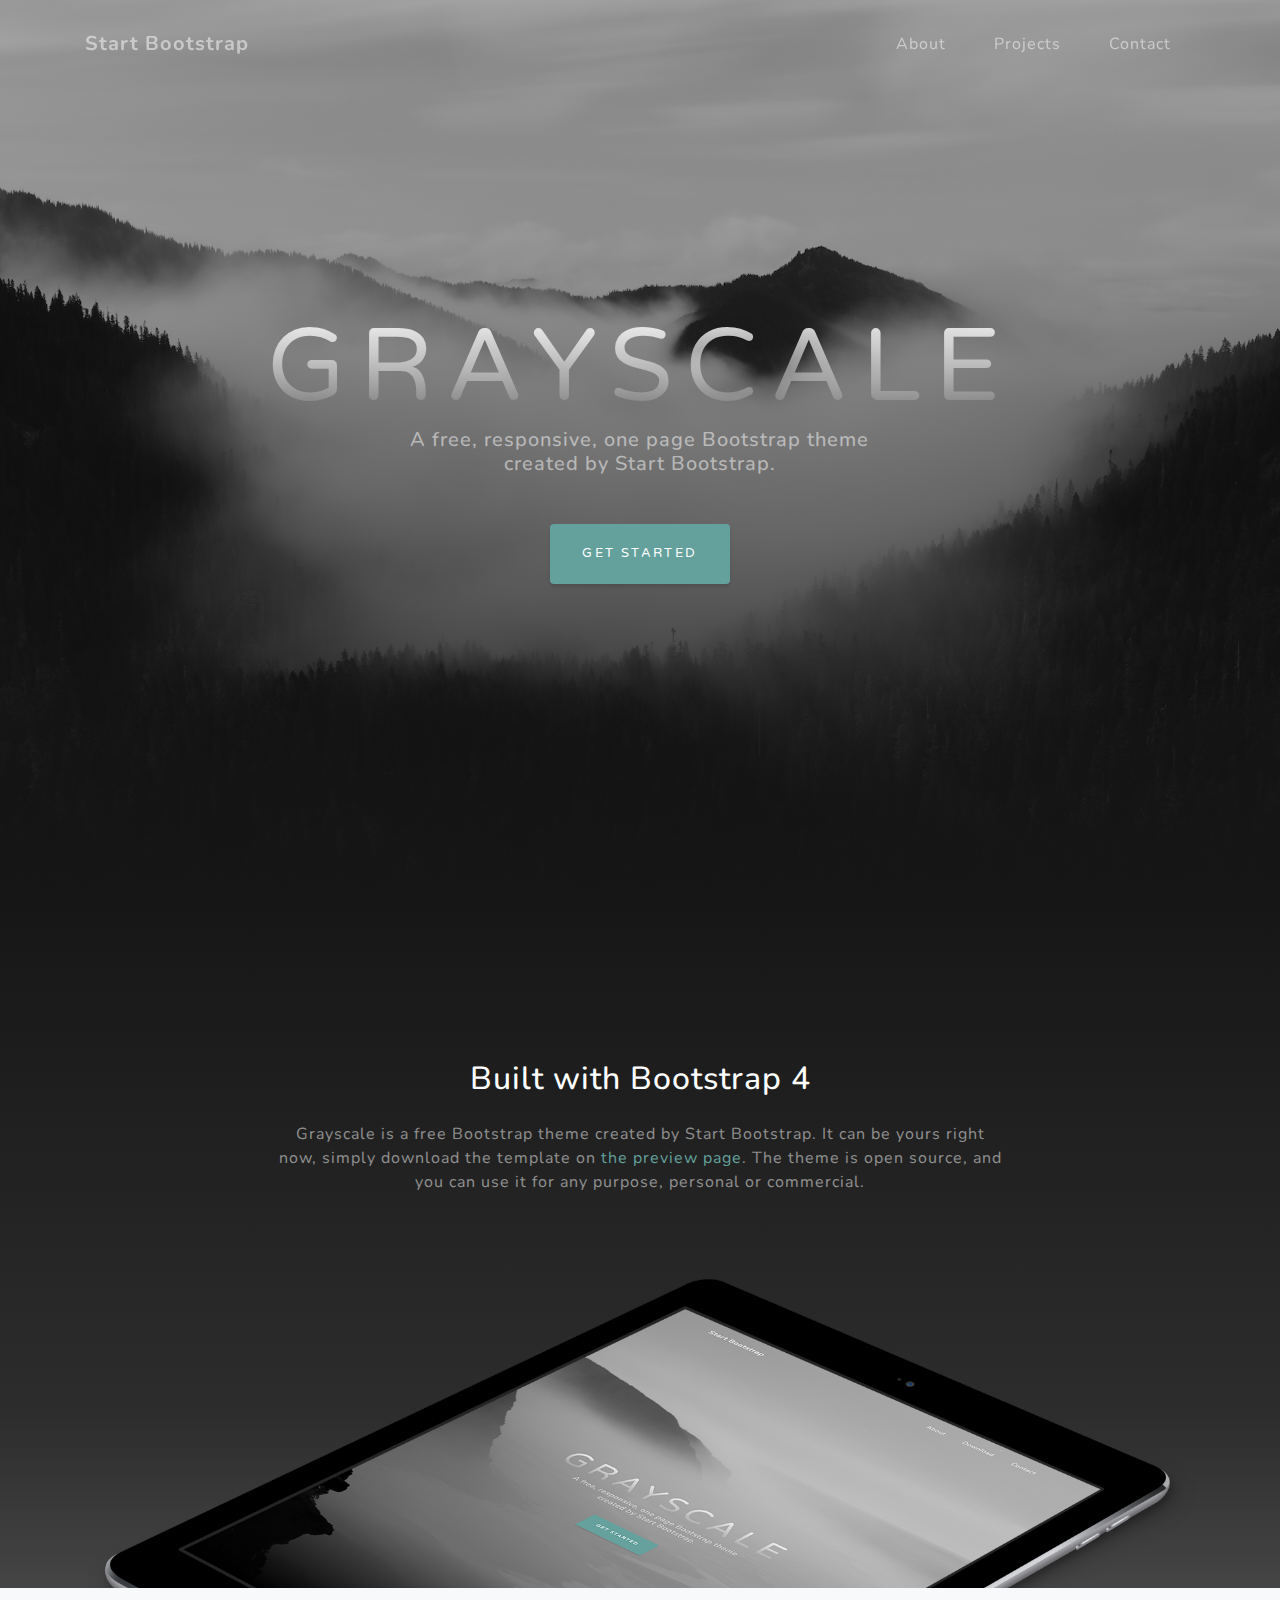
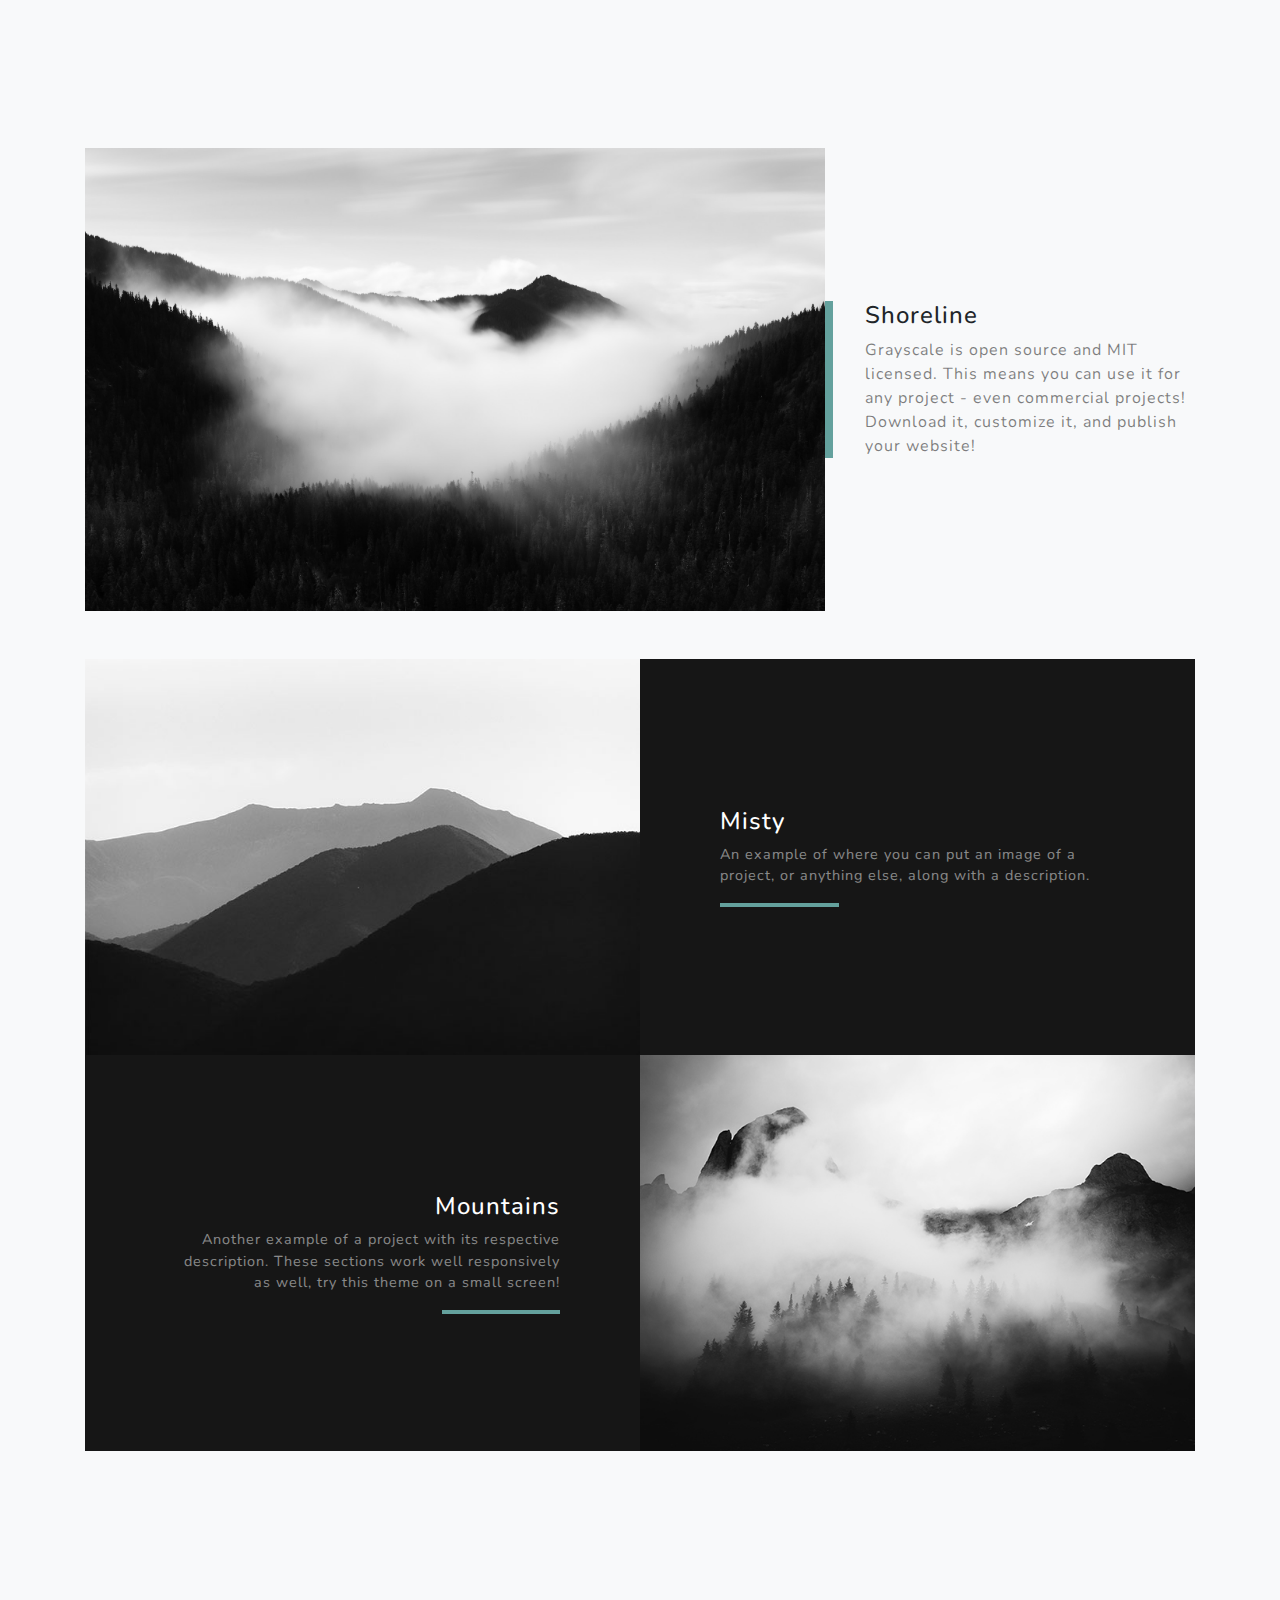
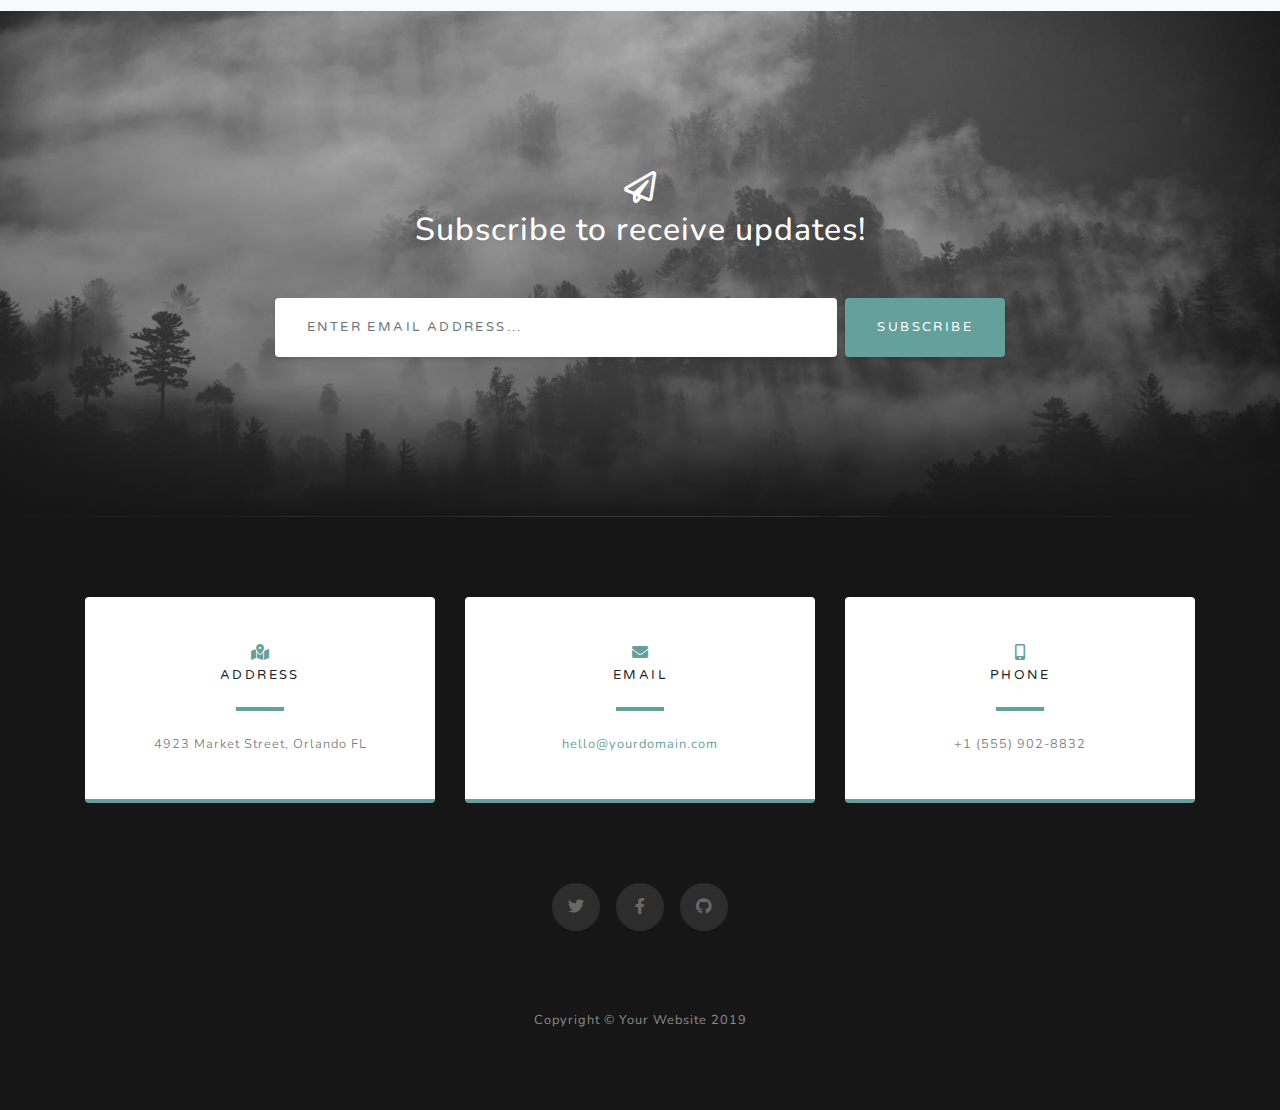
<file: bootstrap/startbootstrap-grayscale-gh-pages/index.html>
<!DOCTYPE html>
<html lang="en">

<head>

  <meta charset="utf-8">
  <meta name="viewport" content="width=device-width, initial-scale=1, shrink-to-fit=no">
  <meta name="description" content="">
  <meta name="author" content="">

  <title>Grayscale - Start Bootstrap Theme</title>

  <!-- Bootstrap core CSS -->
  <link href="vendor/bootstrap/css/bootstrap.min.css" rel="stylesheet">

  <!-- Custom fonts for this template -->
  <link href="vendor/fontawesome-free/css/all.min.css" rel="stylesheet">
  <link href="https://fonts.googleapis.com/css?family=Varela+Round" rel="stylesheet">
  <link href="https://fonts.googleapis.com/css?family=Nunito:200,200i,300,300i,400,400i,600,600i,700,700i,800,800i,900,900i" rel="stylesheet">

  <!-- Custom styles for this template -->
  <link href="css/grayscale.min.css" rel="stylesheet">

</head>

<body id="page-top">

  <!-- Navigation -->
  <nav class="navbar navbar-expand-lg navbar-light fixed-top" id="mainNav">
    <div class="container">
      <a class="navbar-brand js-scroll-trigger" href="#page-top">Start Bootstrap</a>
      <button class="navbar-toggler navbar-toggler-right" type="button" data-toggle="collapse" data-target="#navbarResponsive" aria-controls="navbarResponsive" aria-expanded="false" aria-label="Toggle navigation">
        Menu
        <i class="fas fa-bars"></i>
      </button>
      <div class="collapse navbar-collapse" id="navbarResponsive">
        <ul class="navbar-nav ml-auto">
          <li class="nav-item">
            <a class="nav-link js-scroll-trigger" href="#about">About</a>
          </li>
          <li class="nav-item">
            <a class="nav-link js-scroll-trigger" href="#projects">Projects</a>
          </li>
          <li class="nav-item">
            <a class="nav-link js-scroll-trigger" href="#signup">Contact</a>
          </li>
        </ul>
      </div>
    </div>
  </nav>

  <!-- Header -->
  <header class="masthead">
    <div class="container d-flex h-100 align-items-center">
      <div class="mx-auto text-center">
        <h1 class="mx-auto my-0 text-uppercase">Grayscale</h1>
        <h2 class="text-white-50 mx-auto mt-2 mb-5">A free, responsive, one page Bootstrap theme created by Start Bootstrap.</h2>
        <a href="#about" class="btn btn-primary js-scroll-trigger">Get Started</a>
      </div>
    </div>
  </header>

  <!-- About Section -->
  <section id="about" class="about-section text-center">
    <div class="container">
      <div class="row">
        <div class="col-lg-8 mx-auto">
          <h2 class="text-white mb-4">Built with Bootstrap 4</h2>
          <p class="text-white-50">Grayscale is a free Bootstrap theme created by Start Bootstrap. It can be yours right now, simply download the template on
            <a href="http://startbootstrap.com/template-overviews/grayscale/">the preview page</a>. The theme is open source, and you can use it for any purpose, personal or commercial.</p>
        </div>
      </div>
      <img src="img/ipad.png" class="img-fluid" alt="">
    </div>
  </section>

  <!-- Projects Section -->
  <section id="projects" class="projects-section bg-light">
    <div class="container">

      <!-- Featured Project Row -->
      <div class="row align-items-center no-gutters mb-4 mb-lg-5">
        <div class="col-xl-8 col-lg-7">
          <img class="img-fluid mb-3 mb-lg-0" src="img/bg-masthead.jpg" alt="">
        </div>
        <div class="col-xl-4 col-lg-5">
          <div class="featured-text text-center text-lg-left">
            <h4>Shoreline</h4>
            <p class="text-black-50 mb-0">Grayscale is open source and MIT licensed. This means you can use it for any project - even commercial projects! Download it, customize it, and publish your website!</p>
          </div>
        </div>
      </div>

      <!-- Project One Row -->
      <div class="row justify-content-center no-gutters mb-5 mb-lg-0">
        <div class="col-lg-6">
          <img class="img-fluid" src="img/demo-image-01.jpg" alt="">
        </div>
        <div class="col-lg-6">
          <div class="bg-black text-center h-100 project">
            <div class="d-flex h-100">
              <div class="project-text w-100 my-auto text-center text-lg-left">
                <h4 class="text-white">Misty</h4>
                <p class="mb-0 text-white-50">An example of where you can put an image of a project, or anything else, along with a description.</p>
                <hr class="d-none d-lg-block mb-0 ml-0">
              </div>
            </div>
          </div>
        </div>
      </div>

      <!-- Project Two Row -->
      <div class="row justify-content-center no-gutters">
        <div class="col-lg-6">
          <img class="img-fluid" src="img/demo-image-02.jpg" alt="">
        </div>
        <div class="col-lg-6 order-lg-first">
          <div class="bg-black text-center h-100 project">
            <div class="d-flex h-100">
              <div class="project-text w-100 my-auto text-center text-lg-right">
                <h4 class="text-white">Mountains</h4>
                <p class="mb-0 text-white-50">Another example of a project with its respective description. These sections work well responsively as well, try this theme on a small screen!</p>
                <hr class="d-none d-lg-block mb-0 mr-0">
              </div>
            </div>
          </div>
        </div>
      </div>

    </div>
  </section>

  <!-- Signup Section -->
  <section id="signup" class="signup-section">
    <div class="container">
      <div class="row">
        <div class="col-md-10 col-lg-8 mx-auto text-center">

          <i class="far fa-paper-plane fa-2x mb-2 text-white"></i>
          <h2 class="text-white mb-5">Subscribe to receive updates!</h2>

          <form class="form-inline d-flex">
            <input type="email" class="form-control flex-fill mr-0 mr-sm-2 mb-3 mb-sm-0" id="inputEmail" placeholder="Enter email address...">
            <button type="submit" class="btn btn-primary mx-auto">Subscribe</button>
          </form>

        </div>
      </div>
    </div>
  </section>

  <!-- Contact Section -->
  <section class="contact-section bg-black">
    <div class="container">

      <div class="row">

        <div class="col-md-4 mb-3 mb-md-0">
          <div class="card py-4 h-100">
            <div class="card-body text-center">
              <i class="fas fa-map-marked-alt text-primary mb-2"></i>
              <h4 class="text-uppercase m-0">Address</h4>
              <hr class="my-4">
              <div class="small text-black-50">4923 Market Street, Orlando FL</div>
            </div>
          </div>
        </div>

        <div class="col-md-4 mb-3 mb-md-0">
          <div class="card py-4 h-100">
            <div class="card-body text-center">
              <i class="fas fa-envelope text-primary mb-2"></i>
              <h4 class="text-uppercase m-0">Email</h4>
              <hr class="my-4">
              <div class="small text-black-50">
                <a href="#">hello@yourdomain.com</a>
              </div>
            </div>
          </div>
        </div>

        <div class="col-md-4 mb-3 mb-md-0">
          <div class="card py-4 h-100">
            <div class="card-body text-center">
              <i class="fas fa-mobile-alt text-primary mb-2"></i>
              <h4 class="text-uppercase m-0">Phone</h4>
              <hr class="my-4">
              <div class="small text-black-50">+1 (555) 902-8832</div>
            </div>
          </div>
        </div>
      </div>

      <div class="social d-flex justify-content-center">
        <a href="#" class="mx-2">
          <i class="fab fa-twitter"></i>
        </a>
        <a href="#" class="mx-2">
          <i class="fab fa-facebook-f"></i>
        </a>
        <a href="#" class="mx-2">
          <i class="fab fa-github"></i>
        </a>
      </div>

    </div>
  </section>

  <!-- Footer -->
  <footer class="bg-black small text-center text-white-50">
    <div class="container">
      Copyright &copy; Your Website 2019
    </div>
  </footer>

  <!-- Bootstrap core JavaScript -->
  <script src="vendor/jquery/jquery.min.js"></script>
  <script src="vendor/bootstrap/js/bootstrap.bundle.min.js"></script>

  <!-- Plugin JavaScript -->
  <script src="vendor/jquery-easing/jquery.easing.min.js"></script>

  <!-- Custom scripts for this template -->
  <script src="js/grayscale.min.js"></script>

</body>

</html>
</file>
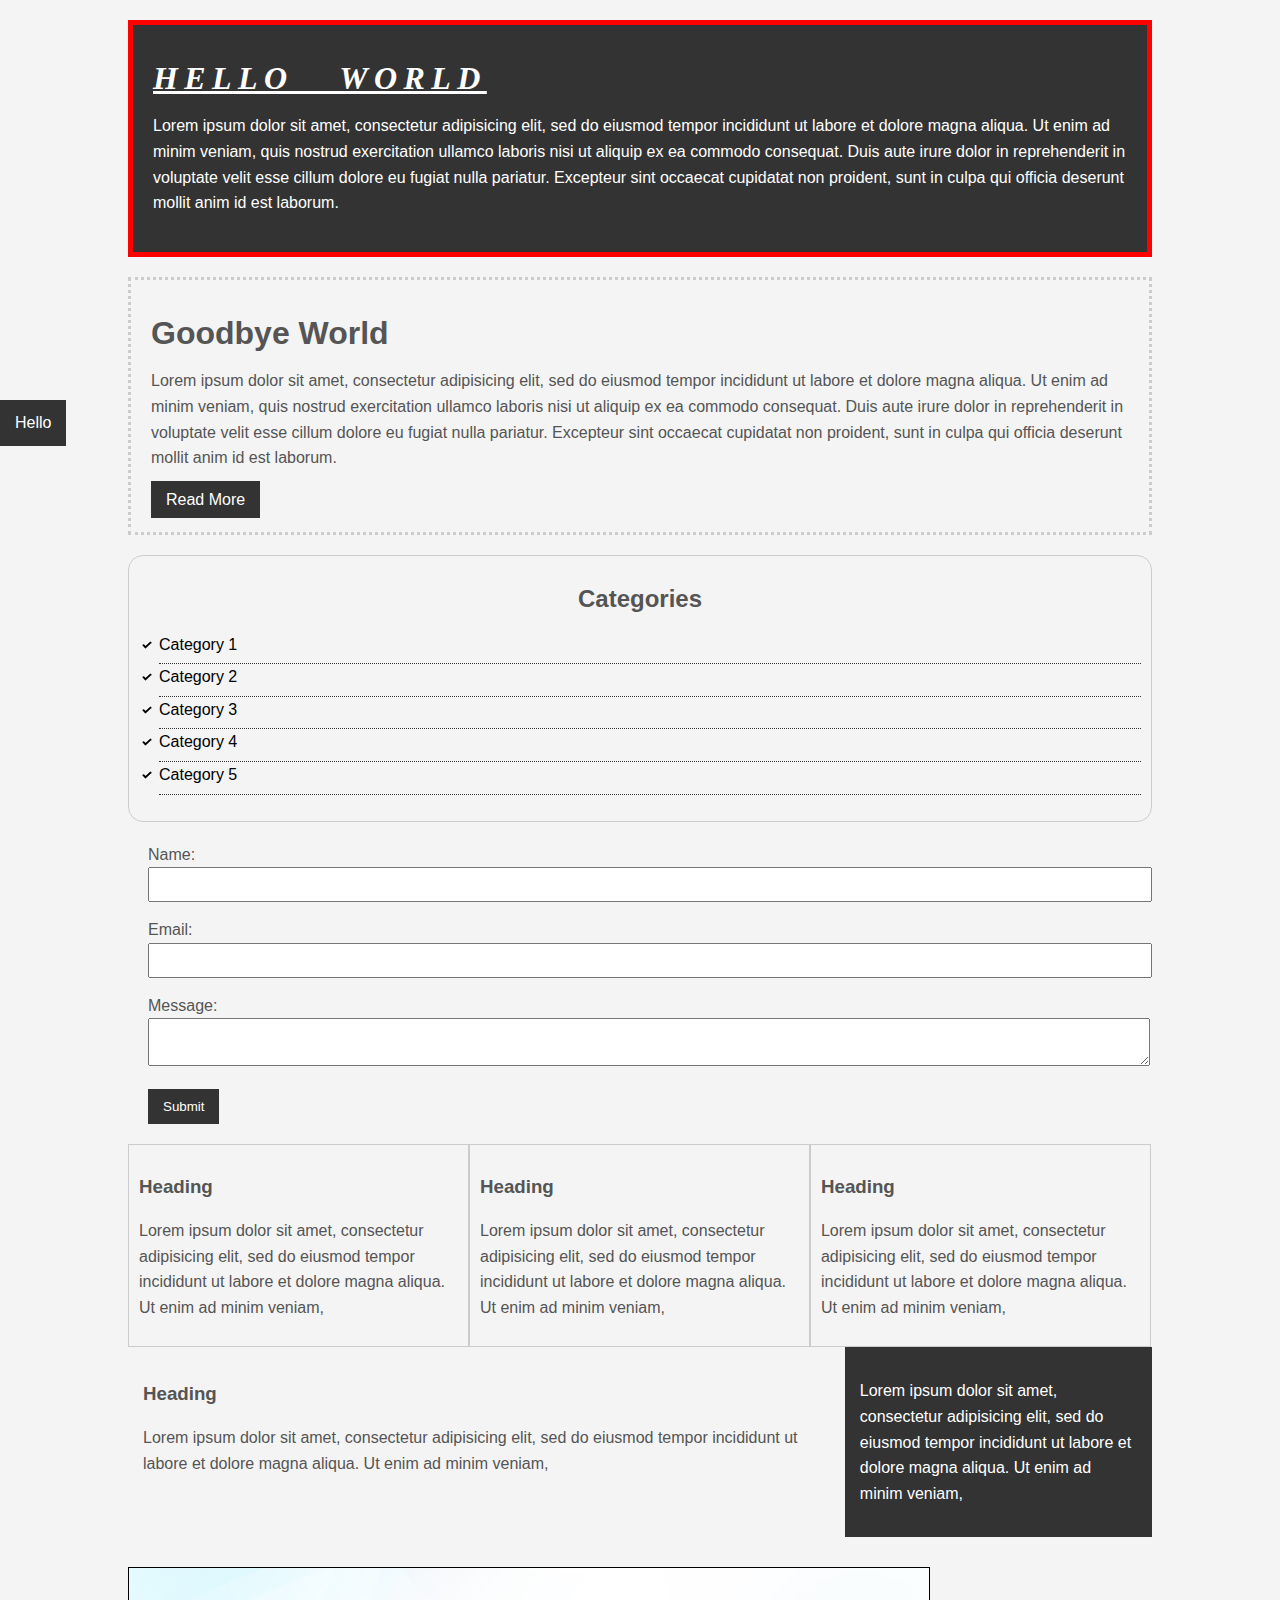
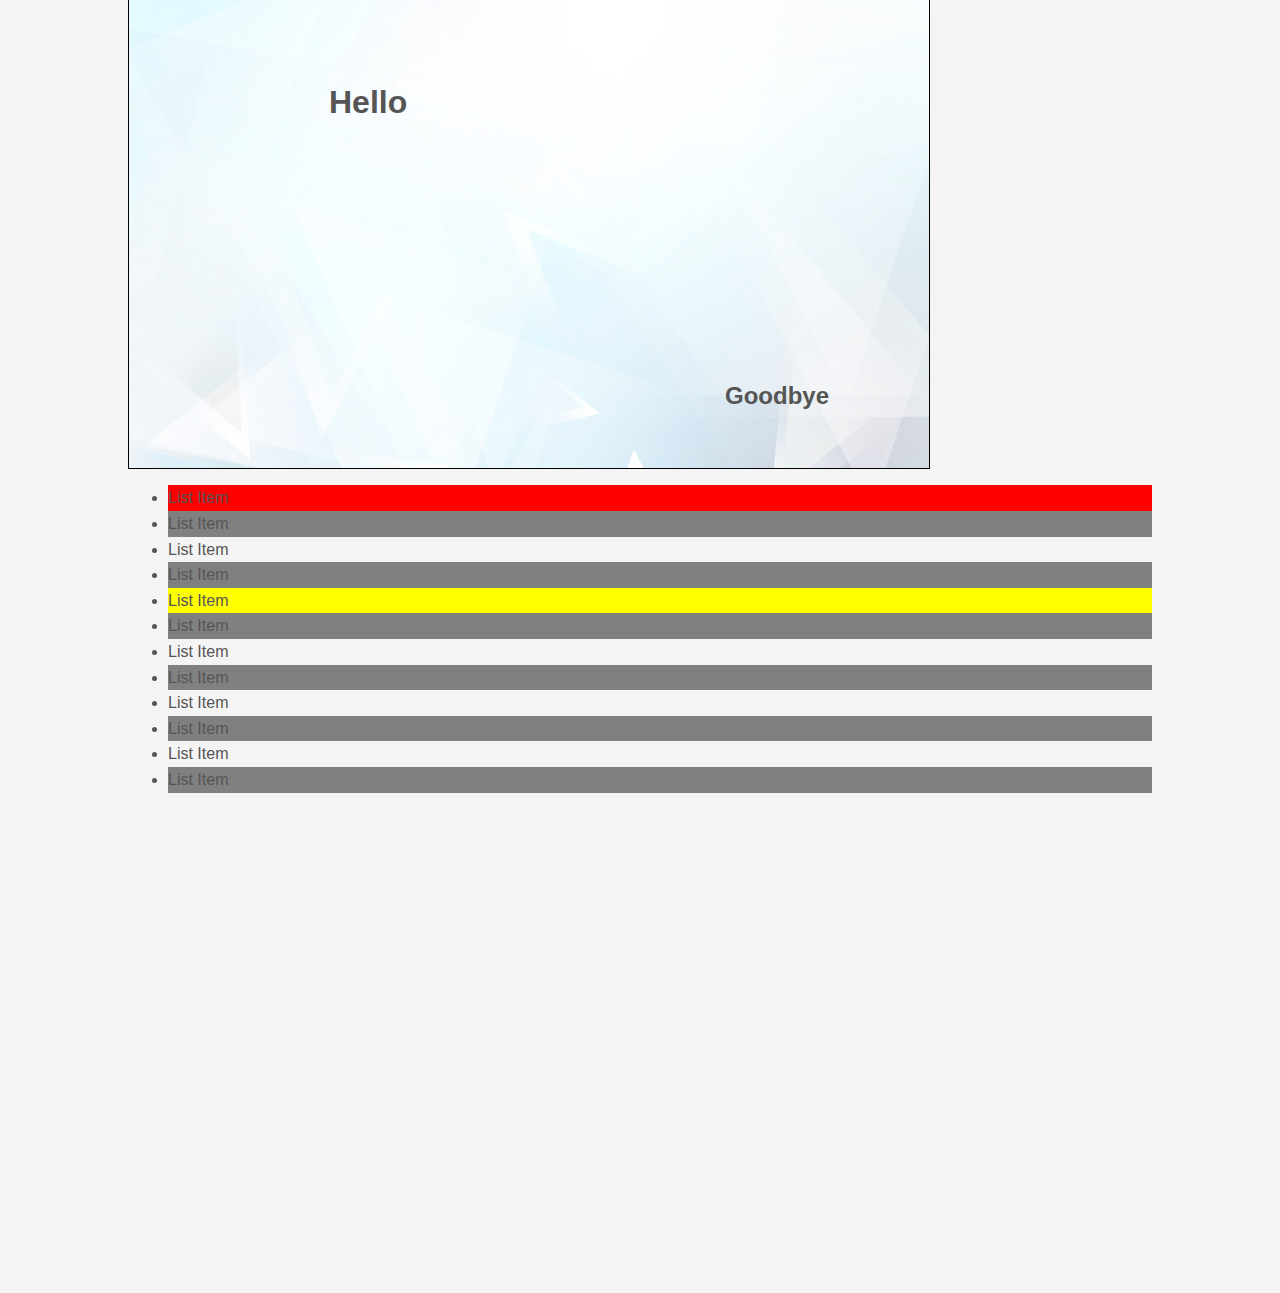
<file: css/css-cheatsheet/index.html>
<!DOCTYPE html>
<html>
<head>
	<title>CSS Cheat Sheet</title>
	<link rel="stylesheet" type="text/css" href="css/style.css">
</head>
<body>
	<div class="container">
		<div class="box-1">
			<h1>Hello World</h1>
			<p>Lorem ipsum dolor sit amet, consectetur adipisicing elit, sed do eiusmod
			tempor incididunt ut labore et dolore magna aliqua. Ut enim ad minim veniam,
			quis nostrud exercitation ullamco laboris nisi ut aliquip ex ea commodo
			consequat. Duis aute irure dolor in reprehenderit in voluptate velit esse
			cillum dolore eu fugiat nulla pariatur. Excepteur sint occaecat cupidatat non
			proident, sunt in culpa qui officia deserunt mollit anim id est laborum.</p>
		</div>

		<div class="box-2">
			<h1>Goodbye World</h1>
			<p>Lorem ipsum dolor sit amet, consectetur adipisicing elit, sed do eiusmod
			tempor incididunt ut labore et dolore magna aliqua. Ut enim ad minim veniam,
			quis nostrud exercitation ullamco laboris nisi ut aliquip ex ea commodo
			consequat. Duis aute irure dolor in reprehenderit in voluptate velit esse
			cillum dolore eu fugiat nulla pariatur. Excepteur sint occaecat cupidatat non
			proident, sunt in culpa qui officia deserunt mollit anim id est laborum.</p>
			<a class="button" href="">Read More</a>
		</div>

		<div class="categories">
			<h2>Categories</h2>
			<ul>
				<li><a href="#">Category 1</a></li>
				<li><a href="#">Category 2</a></li>
				<li><a href="#">Category 3</a></li>
				<li><a href="#">Category 4</a></li>
				<li><a href="test.html">Category 5</a></li>
			</ul>
		</div>

		<form class="my-form">
			<div class="form-group">
				<label>Name: </label>
				<input type="text" name="name">
			</div>
			<div class="form-group">
				<label>Email: </label>
				<input type="text" name="email">
			</div>
			<div class="form-group">
				<label>Message: </label>
				<textarea name="message"></textarea>
			</div>
			<input class="button" type="submit" value="Submit" name="">
		</form>

		<div class="block">
			<h3>Heading</h3>
			<p>Lorem ipsum dolor sit amet, consectetur adipisicing elit, sed do eiusmod
			tempor incididunt ut labore et dolore magna aliqua. Ut enim ad minim veniam,
			</p>
		</div>
		<div class="block">
			<h3>Heading</h3>
			<p>Lorem ipsum dolor sit amet, consectetur adipisicing elit, sed do eiusmod
			tempor incididunt ut labore et dolore magna aliqua. Ut enim ad minim veniam,
			</p>
		</div>
		<div class="block">
			<h3>Heading</h3>
			<p>Lorem ipsum dolor sit amet, consectetur adipisicing elit, sed do eiusmod
			tempor incididunt ut labore et dolore magna aliqua. Ut enim ad minim veniam,
			</p>
		</div>

		<div class="clr"></div>

		<div id="main-block">
			<h3>Heading</h3>
			<p>Lorem ipsum dolor sit amet, consectetur adipisicing elit, sed do eiusmod
			tempor incididunt ut labore et dolore magna aliqua. Ut enim ad minim veniam,
			</p>
		</div>

		<div id="sidebar">
			<p>Lorem ipsum dolor sit amet, consectetur adipisicing elit, sed do eiusmod
			tempor incididunt ut labore et dolore magna aliqua. Ut enim ad minim veniam,
			</p>
		</div>

		<div class="clr"></div>

		<div class="p-box">
			<h1>Hello</h1>
			<h2>Goodbye</h2>
		</div>

		<ul class="my-list">
			<li>List Item</li>
			<li>List Item</li>
			<li>List Item</li>
			<li>List Item</li>
			<li>List Item</li>
			<li>List Item</li>
			<li>List Item</li>
			<li>List Item</li>
			<li>List Item</li>
			<li>List Item</li>
			<li>List Item</li>
			<li>List Item</li>
		</ul>
	</div><!-- ./container -->

	<a class="fix-me button" href="">Hello</a>

	<div style="margin-top:500px;"></div>
</body>
</html>
</file>
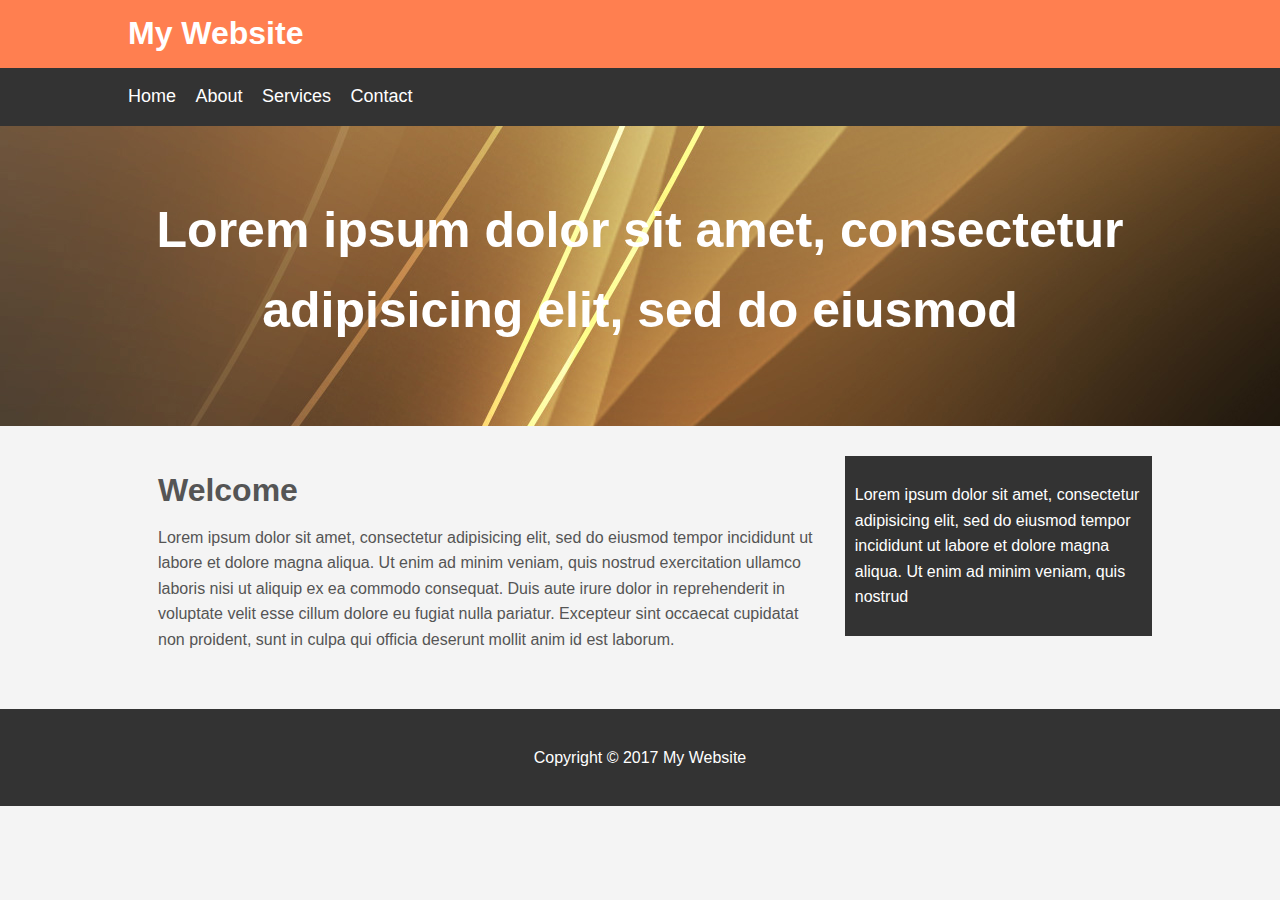
<file: css/my-website/index.html>
<!DOCTYPE html>
<html>
<head>
	<title>My Website</title>
	<link rel="stylesheet" type="text/css" href="css/style.css">
</head>
<body>
	<header id="main-header">
		<div class="container">
			<h1>My Website</h1>
		</div>
	</header>

	<nav id="navbar">
		<div class="container">
			<ul>
				<li><a href="#">Home</a></li>
				<li><a href="#">About</a></li>
				<li><a href="#">Services</a></li>
				<li><a href="#">Contact</a></li>
			</ul>
		</div>
	</nav>

	<section id="showcase">
		<div class="container">
			<h1>Lorem ipsum dolor sit amet, consectetur adipisicing elit, sed do eiusmod
			</h1>
		</div>
	</section>

	<div class="container">
		<section id="main">
			<h1>Welcome</h1>
			<p>Lorem ipsum dolor sit amet, consectetur adipisicing elit, sed do eiusmod
			tempor incididunt ut labore et dolore magna aliqua. Ut enim ad minim veniam,
			quis nostrud exercitation ullamco laboris nisi ut aliquip ex ea commodo
			consequat. Duis aute irure dolor in reprehenderit in voluptate velit esse
			cillum dolore eu fugiat nulla pariatur. Excepteur sint occaecat cupidatat non
			proident, sunt in culpa qui officia deserunt mollit anim id est laborum.</p>
		</section>
		<aside id="sidebar">
			<p>Lorem ipsum dolor sit amet, consectetur adipisicing elit, sed do eiusmod
			tempor incididunt ut labore et dolore magna aliqua. Ut enim ad minim veniam,
			quis nostrud </p>
		</aside>
	</div>

	<footer id="main-footer">
		<p>Copyright &copy; 2017 My Website</p>
	</footer>
</body>
</html>
</file>
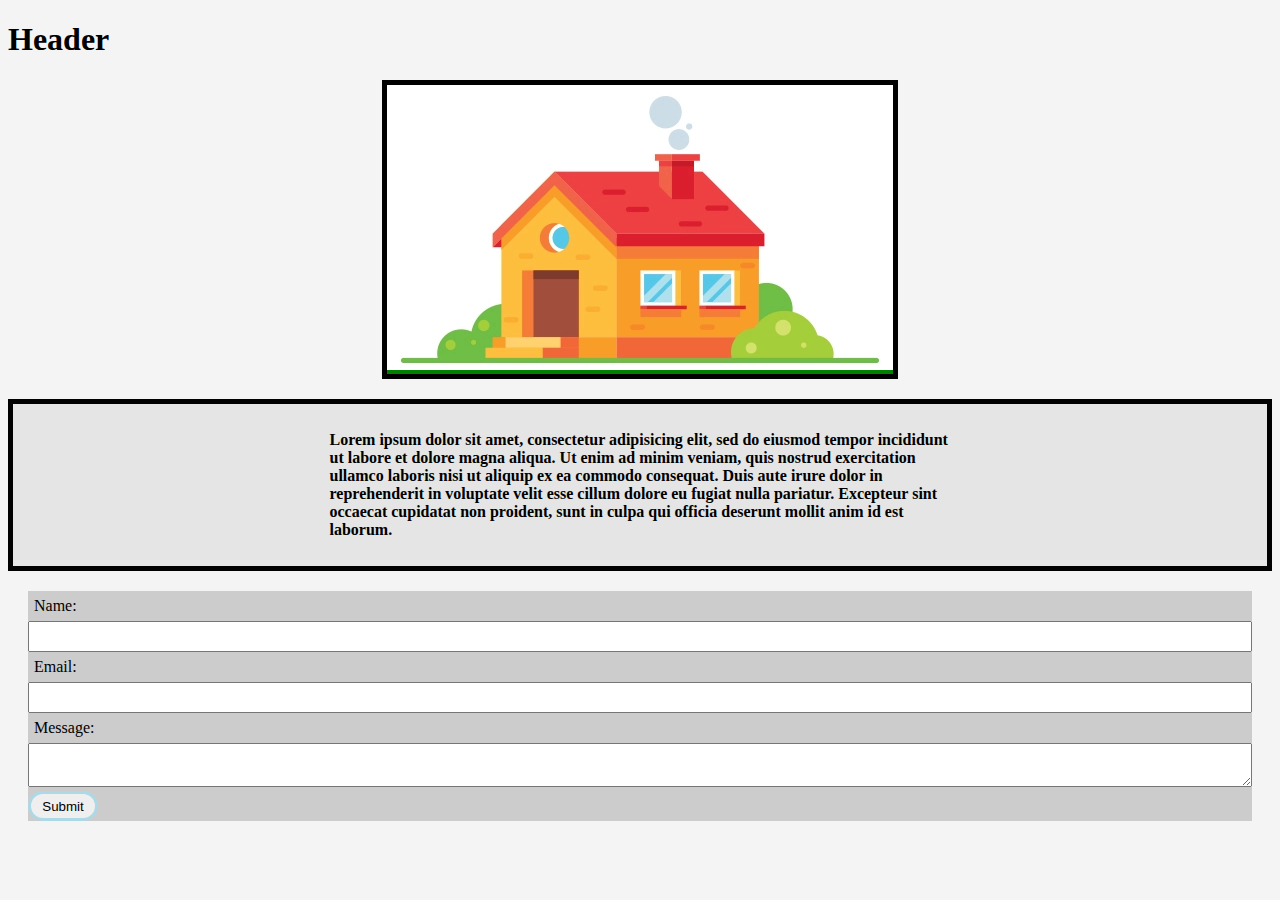
<file: css/small-project/index.html>
<!DOCTYPE html>
<html>
<head>
	<title>Index</title>
	<link rel="stylesheet" type="text/css" href="css/main.css">
</head>
<body>
	<h1>Header</h1>

	<div class="container-center">
		<div class="box-image">
			<img src="images/house.png">
		</div>
	</div>

	<div class="container">
		<div class="greeting-container">
			<h4>
				Lorem ipsum dolor sit amet, consectetur adipisicing elit, sed do eiusmod
				tempor incididunt ut labore et dolore magna aliqua. Ut enim ad minim veniam,
				quis nostrud exercitation ullamco laboris nisi ut aliquip ex ea commodo
				consequat. Duis aute irure dolor in reprehenderit in voluptate velit esse
				cillum dolore eu fugiat nulla pariatur. Excepteur sint occaecat cupidatat non
				proident, sunt in culpa qui officia deserunt mollit anim id est laborum.
			</h4>
		</div>
	</div>

	<div class="my-form">
		<form>
			<div class="form-group">
				<label>Name:</label>
				<input type="text" name="name">
			</div>
			<div class="form-group">
				<label>Email:</label>
				<input type="text" name="email">
			</div>
			<div class="form-group">
				<label>Message:</label>
				<textarea name="Name"></textarea>
			</div>
			<input class="button" type="submit" value="Submit">
		</form>
	</div>

</body>
</html>
</file>
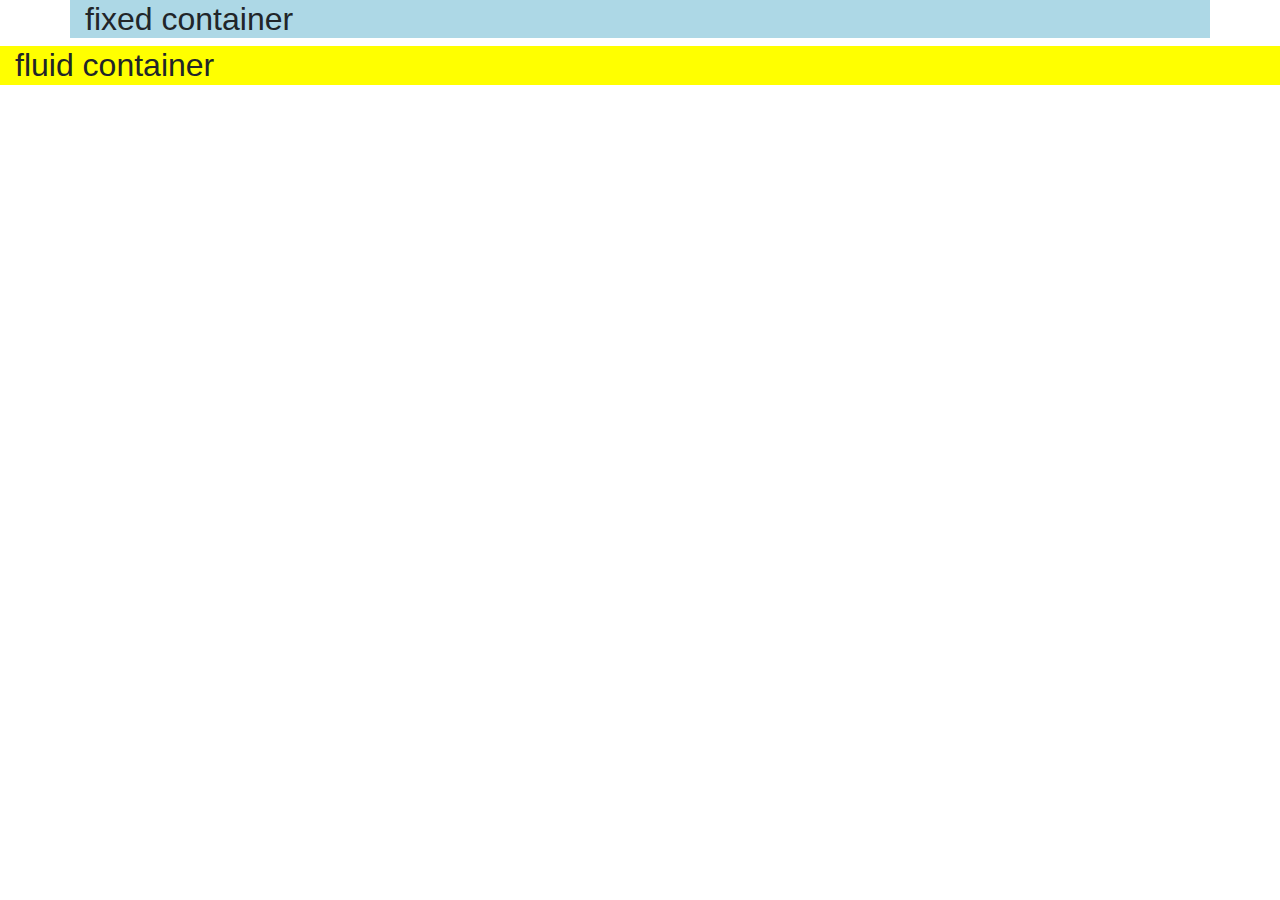
<file: bootstrap/containers.html>
<!DOCTYPE html>
<html>
<head>
	<!-- Required meta tags -->
    <meta charset="utf-8">
    <meta name="viewport" content="width=device-width, initial-scale=1, shrink-to-fit=no">

    <!-- Bootstrap CSS -->
    <link rel="stylesheet" href="https://stackpath.bootstrapcdn.com/bootstrap/4.3.1/css/bootstrap.min.css" integrity="sha384-ggOyR0iXCbMQv3Xipma34MD+dH/1fQ784/j6cY/iJTQUOhcWr7x9JvoRxT2MZw1T" crossorigin="anonymous">

	<title>Test Site</title>
</head>
<body>

	<div class='container' style='background: lightblue'>
		<h2>fixed container</h2>
	</div>
	<div class='container-fluid' style='background: yellow'>
		<h2>fluid container</h2>
	</div>

	<!-- Optional JavaScript -->
    <!-- jQuery first, then Popper.js, then Bootstrap JS -->
    <script src="https://code.jquery.com/jquery-3.3.1.slim.min.js" integrity="sha384-q8i/X+965DzO0rT7abK41JStQIAqVgRVzpbzo5smXKp4YfRvH+8abtTE1Pi6jizo" crossorigin="anonymous"></script>
    <script src="https://cdnjs.cloudflare.com/ajax/libs/popper.js/1.14.7/umd/popper.min.js" integrity="sha384-UO2eT0CpHqdSJQ6hJty5KVphtPhzWj9WO1clHTMGa3JDZwrnQq4sF86dIHNDz0W1" crossorigin="anonymous"></script>
    <script src="https://stackpath.bootstrapcdn.com/bootstrap/4.3.1/js/bootstrap.min.js" integrity="sha384-JjSmVgyd0p3pXB1rRibZUAYoIIy6OrQ6VrjIEaFf/nJGzIxFDsf4x0xIM+B07jRM" crossorigin="anonymous"></script>
</body>
</html>
</file>
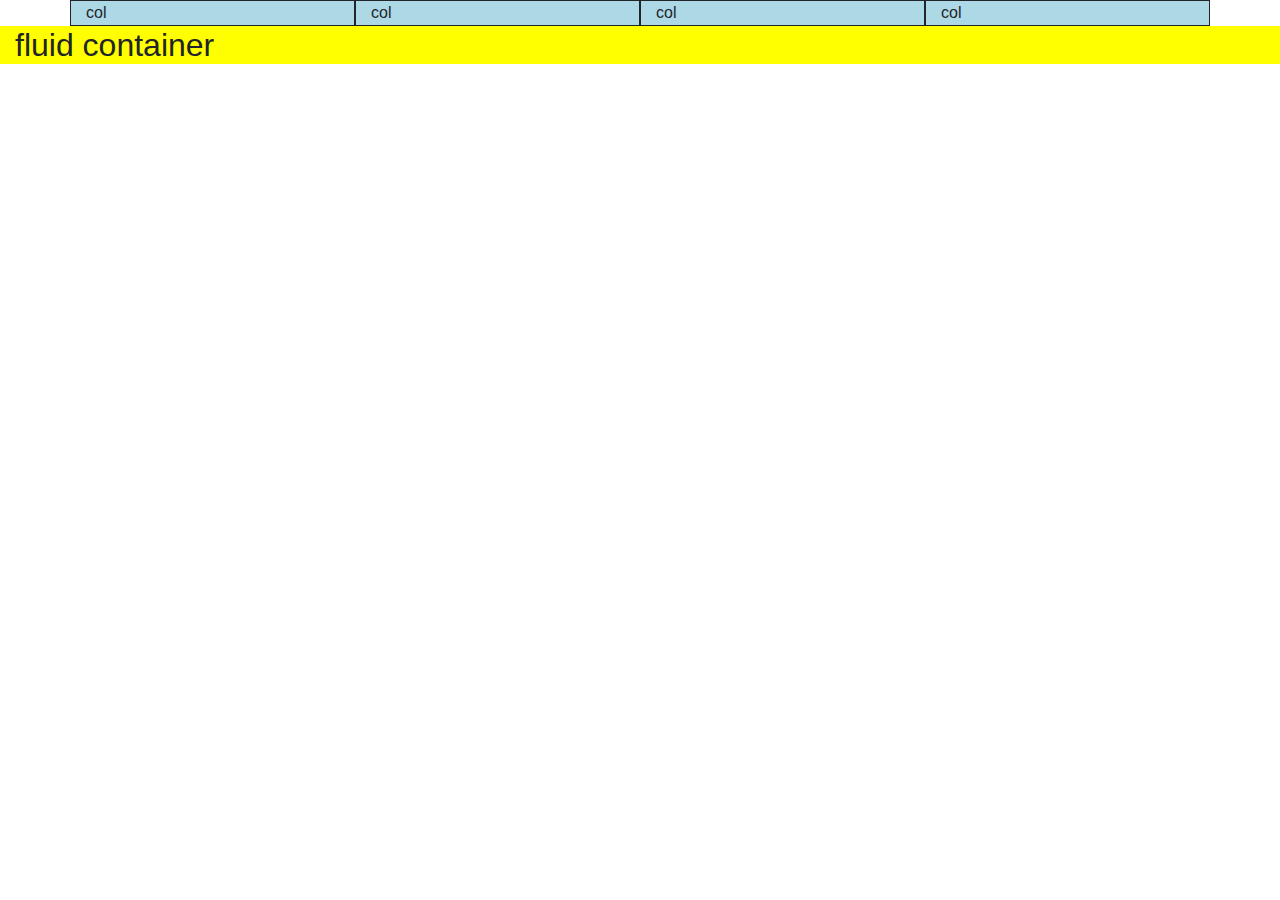
<file: bootstrap/grid-system.html>
<!DOCTYPE html>
<html>
<head>
	<!-- Required meta tags -->
    <meta charset="utf-8">
    <meta name="viewport" content="width=device-width, initial-scale=1, shrink-to-fit=no">

    <!-- Bootstrap CSS -->
    <link rel="stylesheet" href="https://stackpath.bootstrapcdn.com/bootstrap/4.3.1/css/bootstrap.min.css" integrity="sha384-ggOyR0iXCbMQv3Xipma34MD+dH/1fQ784/j6cY/iJTQUOhcWr7x9JvoRxT2MZw1T" crossorigin="anonymous">

    <style>
    	.row div{padding 20px 10px; border: 1px solid;}
    </style>
    

	<title>Test Site</title>
</head>
<body>

	<div class='container' style='background: lightblue'>
		<div class='row'>
			<div class='col-sm-6 col-lg-3'>col</div>
			<div class='col-sm-6 col-lg-3'>col</div>
			<div class='col-md-6 col-lg-3'>col</div>
			<div class='col-md-6 col-lg-3'>col</div>
		</div>
		
	</div>
	<div class='container-fluid' style='background: yellow'>
		<h2>fluid container</h2>
	</div>

	<!-- Optional JavaScript -->
    <!-- jQuery first, then Popper.js, then Bootstrap JS -->
    <script src="https://code.jquery.com/jquery-3.3.1.slim.min.js" integrity="sha384-q8i/X+965DzO0rT7abK41JStQIAqVgRVzpbzo5smXKp4YfRvH+8abtTE1Pi6jizo" crossorigin="anonymous"></script>
    <script src="https://cdnjs.cloudflare.com/ajax/libs/popper.js/1.14.7/umd/popper.min.js" integrity="sha384-UO2eT0CpHqdSJQ6hJty5KVphtPhzWj9WO1clHTMGa3JDZwrnQq4sF86dIHNDz0W1" crossorigin="anonymous"></script>
    <script src="https://stackpath.bootstrapcdn.com/bootstrap/4.3.1/js/bootstrap.min.js" integrity="sha384-JjSmVgyd0p3pXB1rRibZUAYoIIy6OrQ6VrjIEaFf/nJGzIxFDsf4x0xIM+B07jRM" crossorigin="anonymous"></script>
</body>
</html>
</file>
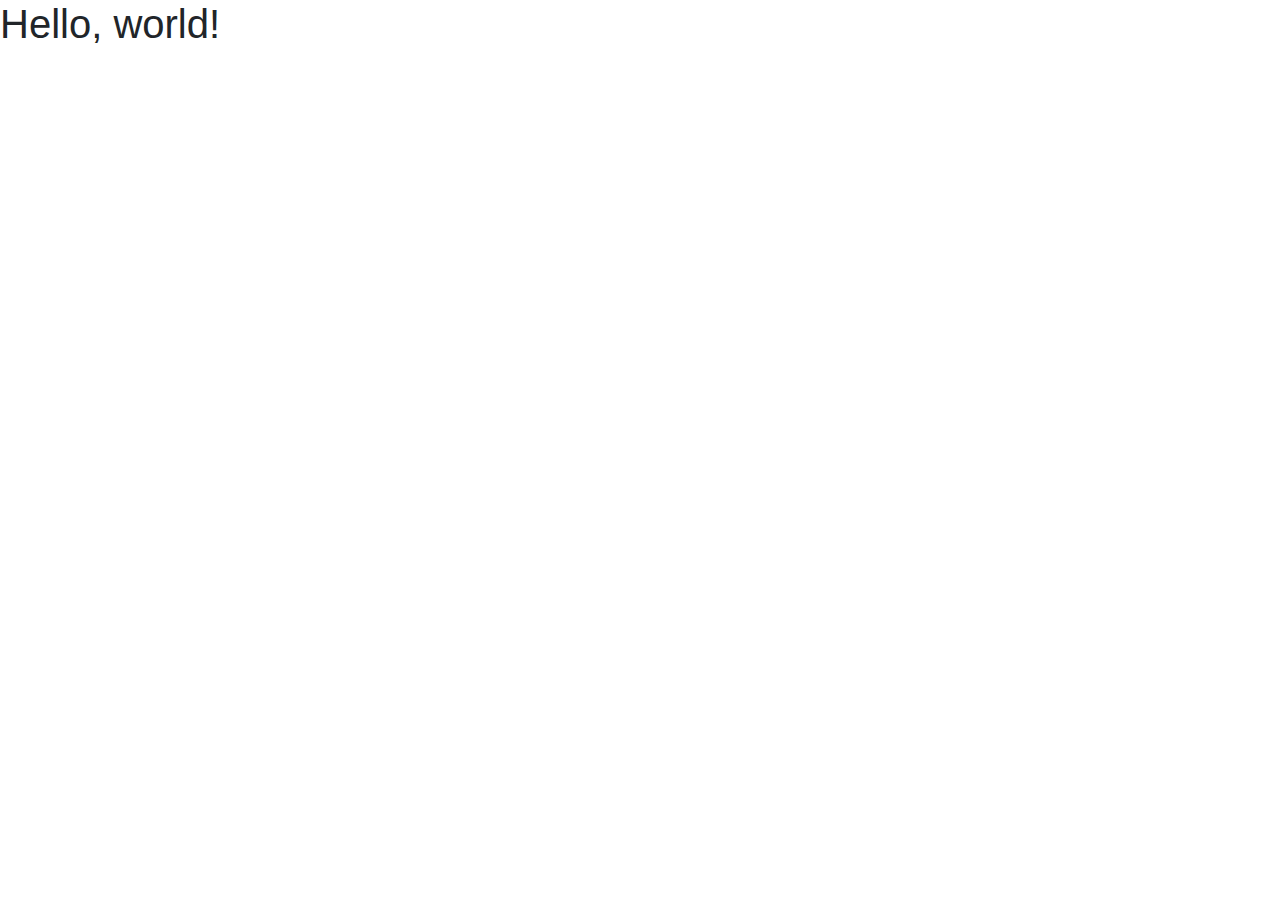
<file: bootstrap/begginer-crash-course/index2.html>
<!DOCTYPE html>
<html lang="en">
  <head>
    <!-- Required meta tags -->
    <meta charset="utf-8">
    <meta name="viewport" content="width=device-width, initial-scale=1, shrink-to-fit=no">

    <!-- Bootstrap CSS -->
    <link rel="stylesheet" href="https://stackpath.bootstrapcdn.com/bootstrap/4.4.1/css/bootstrap.min.css" integrity="sha384-Vkoo8x4CGsO3+Hhxv8T/Q5PaXtkKtu6ug5TOeNV6gBiFeWPGFN9MuhOf23Q9Ifjh" crossorigin="anonymous">

    <title>Hello, world!</title>
  </head>
  <body>
    <h1>Hello, world!</h1>

    <!-- Optional JavaScript -->
    <!-- jQuery first, then Popper.js, then Bootstrap JS -->
    <script src="https://code.jquery.com/jquery-3.4.1.slim.min.js" integrity="sha384-J6qa4849blE2+poT4WnyKhv5vZF5SrPo0iEjwBvKU7imGFAV0wwj1yYfoRSJoZ+n" crossorigin="anonymous"></script>
    <script src="https://cdn.jsdelivr.net/npm/popper.js@1.16.0/dist/umd/popper.min.js" integrity="sha384-Q6E9RHvbIyZFJoft+2mJbHaEWldlvI9IOYy5n3zV9zzTtmI3UksdQRVvoxMfooAo" crossorigin="anonymous"></script>
    <script src="https://stackpath.bootstrapcdn.com/bootstrap/4.4.1/js/bootstrap.min.js" integrity="sha384-wfSDF2E50Y2D1uUdj0O3uMBJnjuUD4Ih7YwaYd1iqfktj0Uod8GCExl3Og8ifwB6" crossorigin="anonymous"></script>
  </body>
</html>
</file>
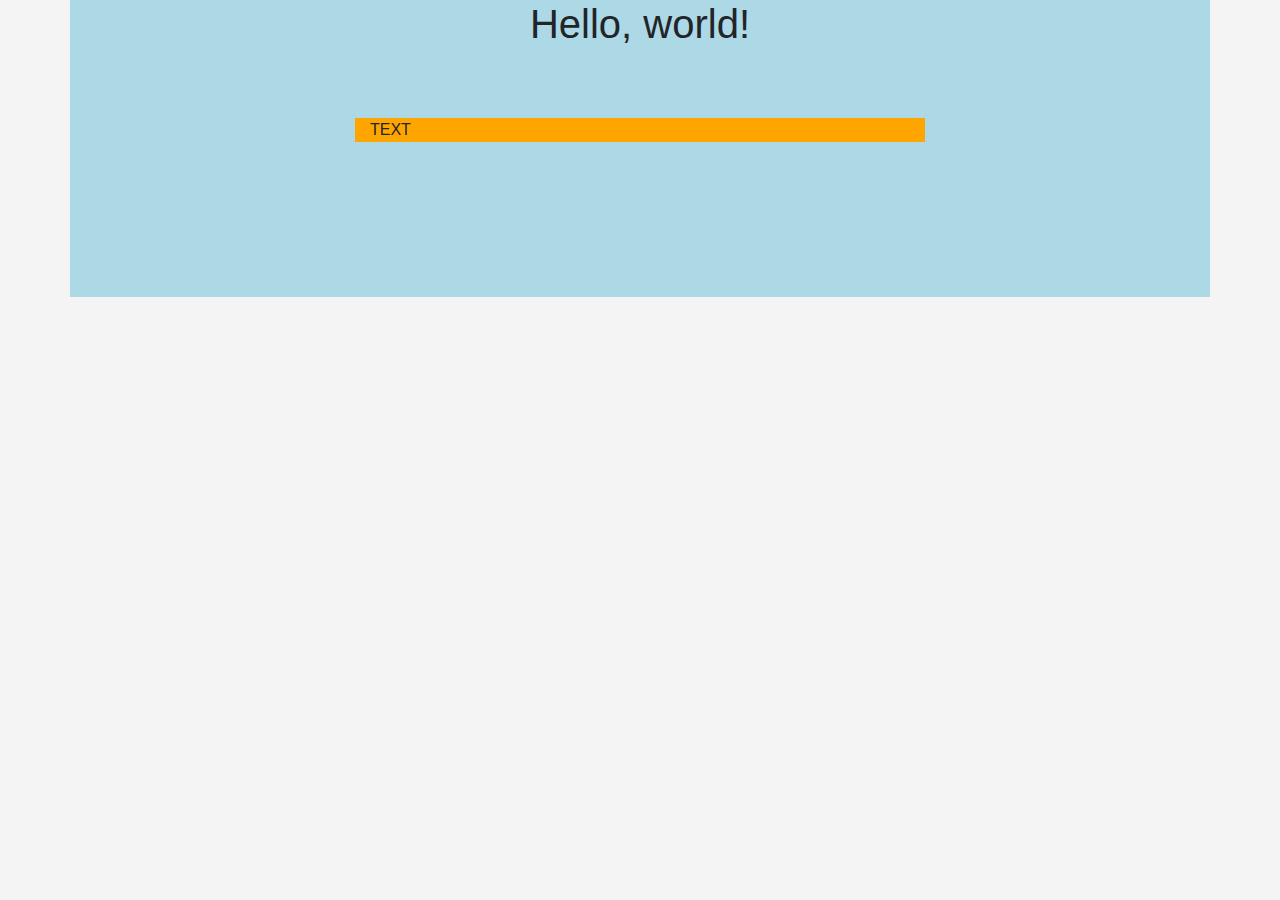
<file: bootstrap/house-predictor/index2.html>
<!doctype html>
<html lang="en">
  <head>
    <!-- Required meta tags -->
    <meta charset="utf-8">
    <meta name="viewport" content="width=device-width, initial-scale=1, shrink-to-fit=no">

    <!-- Bootstrap CSS -->
    <link rel="stylesheet" href="https://stackpath.bootstrapcdn.com/bootstrap/4.4.1/css/bootstrap.min.css" integrity="sha384-Vkoo8x4CGsO3+Hhxv8T/Q5PaXtkKtu6ug5TOeNV6gBiFeWPGFN9MuhOf23Q9Ifjh" crossorigin="anonymous">

    <style type="text/css">
      html, body{
                  height: 100%;
                  background:#f4f4f4;
                }
    </style>

    <title>Hello, world!</title>
  </head>
  <body>
    <div class="h-50 container" style="background:lightblue; max-height:33%">
      <div class="d-flex justify-content-center">
        <h1>Hello, world!</h1>
      </div>
      <div class="h-50 row align-items-center">
        <div class="col-md-6 mx-auto" style="background:orange">
          TEXT
        </div>
      </div>
    </div>
    
    <!-- Optional JavaScript -->
    <!-- jQuery first, then Popper.js, then Bootstrap JS -->
    <script src="https://code.jquery.com/jquery-3.4.1.slim.min.js" integrity="sha384-J6qa4849blE2+poT4WnyKhv5vZF5SrPo0iEjwBvKU7imGFAV0wwj1yYfoRSJoZ+n" crossorigin="anonymous"></script>
    <script src="https://cdn.jsdelivr.net/npm/popper.js@1.16.0/dist/umd/popper.min.js" integrity="sha384-Q6E9RHvbIyZFJoft+2mJbHaEWldlvI9IOYy5n3zV9zzTtmI3UksdQRVvoxMfooAo" crossorigin="anonymous"></script>
    <script src="https://stackpath.bootstrapcdn.com/bootstrap/4.4.1/js/bootstrap.min.js" integrity="sha384-wfSDF2E50Y2D1uUdj0O3uMBJnjuUD4Ih7YwaYd1iqfktj0Uod8GCExl3Og8ifwB6" crossorigin="anonymous"></script>
  </body>
</html>
</file>
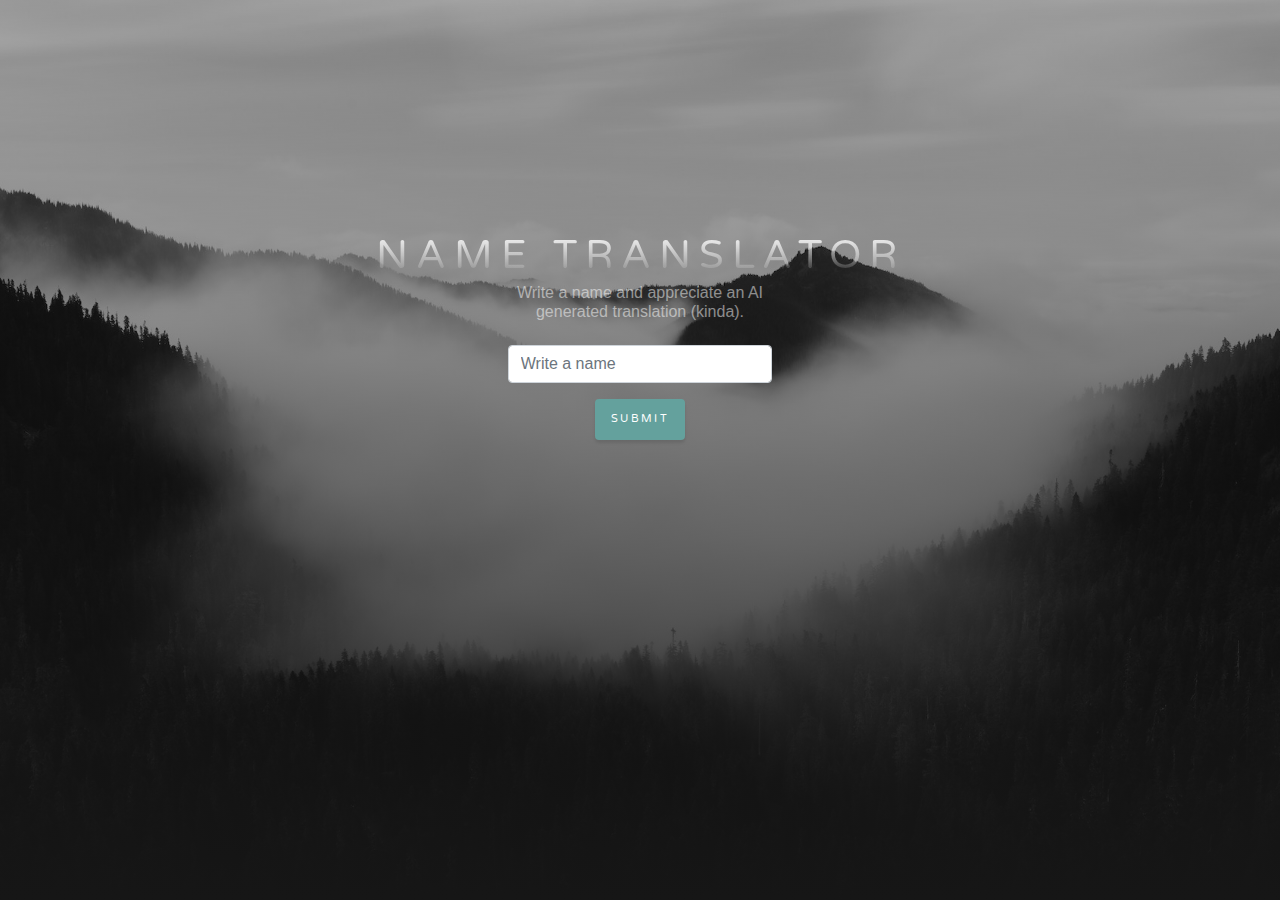
<file: bootstrap/name-translator/custom.html>
<!DOCTYPE html>
<html lang="en">

<head>

  <meta charset="utf-8">
  <meta name="viewport" content="width=device-width, initial-scale=1, shrink-to-fit=no">
  <meta name="description" content="">
  <meta name="author" content="">

  <title>Grayscale - Start Bootstrap Theme</title>

  <!-- Bootstrap core CSS -->
  <link href="vendor/bootstrap/css/bootstrap.min.css" rel="stylesheet">

  <!-- Custom fonts for this template -->
  <!-- <link href="vendor/fontawesome-free/css/all.min.css" rel="stylesheet"> -->
  <link href="https://fonts.googleapis.com/css?family=Varela+Round" rel="stylesheet">
  <!-- <link href="https://fonts.googleapis.com/css?family=Nunito:200,200i,300,300i,400,400i,600,600i,700,700i,800,800i,900,900i" rel="stylesheet"> -->

  <!-- Custom styles for this template -->
  <link href="css/custom.css" rel="stylesheet">

</head>

<body id="page-top">

  <!-- Navigation -->
<!--   <nav class="navbar navbar-expand-lg navbar-light fixed-top" id="mainNav">
    <div class="container">
      <a class="navbar-brand js-scroll-trigger" href="#page-top">Start Bootstrap</a>
      <button class="navbar-toggler navbar-toggler-right" type="button" data-toggle="collapse" data-target="#navbarResponsive" aria-controls="navbarResponsive" aria-expanded="false" aria-label="Toggle navigation">
        Menu
        <i class="fas fa-bars"></i>
      </button>
      <div class="collapse navbar-collapse" id="navbarResponsive">
        <ul class="navbar-nav ml-auto">
          <li class="nav-item">
            <a class="nav-link js-scroll-trigger" href="#about">About</a>
          </li>
          <li class="nav-item">
            <a class="nav-link js-scroll-trigger" href="#projects">Projects</a>
          </li>
          <li class="nav-item">
            <a class="nav-link js-scroll-trigger" href="#signup">Contact</a>
          </li>
        </ul>
      </div>
    </div>
  </nav> -->

  <!-- Header -->
  <header class="masthead">
    <div class="container d-flex h-75 align-items-center">
      <div class="mx-auto text-center">
        <h1 class="mx-auto my-0 text-uppercase">Name Translator</h1>
        <h2 class="text-white-50 mx-auto mt-2 mb-4">Write a name and appreciate an AI generated translation (kinda).</h2>
        <form>
          <div class="form-group">
            <input type="text" class='form-control center-div' placeholder="Write a name">
          </div>
          <button type="submit" class="btn btn-primary">Submit</button>
        </form>
      </div>
    </div>
  </header>

  <!-- About Section -->
 <!--  <section id="about" class="about-section text-center">
    <div class="container">
      <div class="row">
        <div class="col-lg-8 mx-auto">
          <h2 class="text-white mb-4">Built with Bootstrap 4</h2>
          <p class="text-white-50">Grayscale is a free Bootstrap theme created by Start Bootstrap. It can be yours right now, simply download the template on
            <a href="http://startbootstrap.com/template-overviews/grayscale/">the preview page</a>. The theme is open source, and you can use it for any purpose, personal or commercial.</p>
        </div>
      </div>
      <img src="img/ipad.png" class="img-fluid" alt="">
    </div>
  </section>
 -->
  <!-- Projects Section -->
<!--   <section id="projects" class="projects-section bg-light">
    <div class="container"> -->

      <!-- Featured Project Row -->
<!--       <div class="row align-items-center no-gutters mb-4 mb-lg-5">
        <div class="col-xl-8 col-lg-7">
          <img class="img-fluid mb-3 mb-lg-0" src="img/bg-masthead.jpg" alt="">
        </div>
        <div class="col-xl-4 col-lg-5">
          <div class="featured-text text-center text-lg-left">
            <h4>Shoreline</h4>
            <p class="text-black-50 mb-0">Grayscale is open source and MIT licensed. This means you can use it for any project - even commercial projects! Download it, customize it, and publish your website!</p>
          </div>
        </div>
      </div> -->

      <!-- Project One Row -->
<!--       <div class="row justify-content-center no-gutters mb-5 mb-lg-0">
        <div class="col-lg-6">
          <img class="img-fluid" src="img/demo-image-01.jpg" alt="">
        </div>
        <div class="col-lg-6">
          <div class="bg-black text-center h-100 project">
            <div class="d-flex h-100">
              <div class="project-text w-100 my-auto text-center text-lg-left">
                <h4 class="text-white">Misty</h4>
                <p class="mb-0 text-white-50">An example of where you can put an image of a project, or anything else, along with a description.</p>
                <hr class="d-none d-lg-block mb-0 ml-0">
              </div>
            </div>
          </div>
        </div>
      </div> -->

      <!-- Project Two Row -->
<!--       <div class="row justify-content-center no-gutters">
        <div class="col-lg-6">
          <img class="img-fluid" src="img/demo-image-02.jpg" alt="">
        </div>
        <div class="col-lg-6 order-lg-first">
          <div class="bg-black text-center h-100 project">
            <div class="d-flex h-100">
              <div class="project-text w-100 my-auto text-center text-lg-right">
                <h4 class="text-white">Mountains</h4>
                <p class="mb-0 text-white-50">Another example of a project with its respective description. These sections work well responsively as well, try this theme on a small screen!</p>
                <hr class="d-none d-lg-block mb-0 mr-0">
              </div>
            </div>
          </div>
        </div>
      </div> -->

<!--     </div>
  </section> -->

  <!-- Signup Section -->
 <!--  <section id="signup" class="signup-section">
    <div class="container">
      <div class="row">
        <div class="col-md-10 col-lg-8 mx-auto text-center">

          <i class="far fa-paper-plane fa-2x mb-2 text-white"></i>
          <h2 class="text-white mb-5">Subscribe to receive updates!</h2>

          <form class="form-inline d-flex">
            <input type="email" class="form-control flex-fill mr-0 mr-sm-2 mb-3 mb-sm-0" id="inputEmail" placeholder="Enter email address...">
            <button type="submit" class="btn btn-primary mx-auto">Subscribe</button>
          </form>

        </div>
      </div>
    </div>
  </section> -->

  <!-- Contact Section -->
  <!-- <section class="contact-section bg-black">
    <div class="container">

      <div class="row">

        <div class="col-md-4 mb-3 mb-md-0">
          <div class="card py-4 h-100">
            <div class="card-body text-center">
              <i class="fas fa-map-marked-alt text-primary mb-2"></i>
              <h4 class="text-uppercase m-0">Address</h4>
              <hr class="my-4">
              <div class="small text-black-50">4923 Market Street, Orlando FL</div>
            </div>
          </div>
        </div>

        <div class="col-md-4 mb-3 mb-md-0">
          <div class="card py-4 h-100">
            <div class="card-body text-center">
              <i class="fas fa-envelope text-primary mb-2"></i>
              <h4 class="text-uppercase m-0">Email</h4>
              <hr class="my-4">
              <div class="small text-black-50">
                <a href="#">hello@yourdomain.com</a>
              </div>
            </div>
          </div>
        </div>

        <div class="col-md-4 mb-3 mb-md-0">
          <div class="card py-4 h-100">
            <div class="card-body text-center">
              <i class="fas fa-mobile-alt text-primary mb-2"></i>
              <h4 class="text-uppercase m-0">Phone</h4>
              <hr class="my-4">
              <div class="small text-black-50">+1 (555) 902-8832</div>
            </div>
          </div>
        </div>
      </div>

      <div class="social d-flex justify-content-center">
        <a href="#" class="mx-2">
          <i class="fab fa-twitter"></i>
        </a>
        <a href="#" class="mx-2">
          <i class="fab fa-facebook-f"></i>
        </a>
        <a href="#" class="mx-2">
          <i class="fab fa-github"></i>
        </a>
      </div>

    </div>
  </section> -->

  <!-- Footer -->
 <!--  <footer class="bg-black small text-center text-white-50">
    <div class="container">
      Copyright &copy; Your Website 2019
    </div>
  </footer> -->

  <!-- Bootstrap core JavaScript -->
  <script src="vendor/jquery/jquery.min.js"></script>
  <script src="vendor/bootstrap/js/bootstrap.bundle.min.js"></script>

  <!-- Plugin JavaScript -->
  <script src="vendor/jquery-easing/jquery.easing.min.js"></script>

  <!-- Custom scripts for this template -->
  <script src="js/grayscale.min.js"></script>

</body>

</html>
</file>
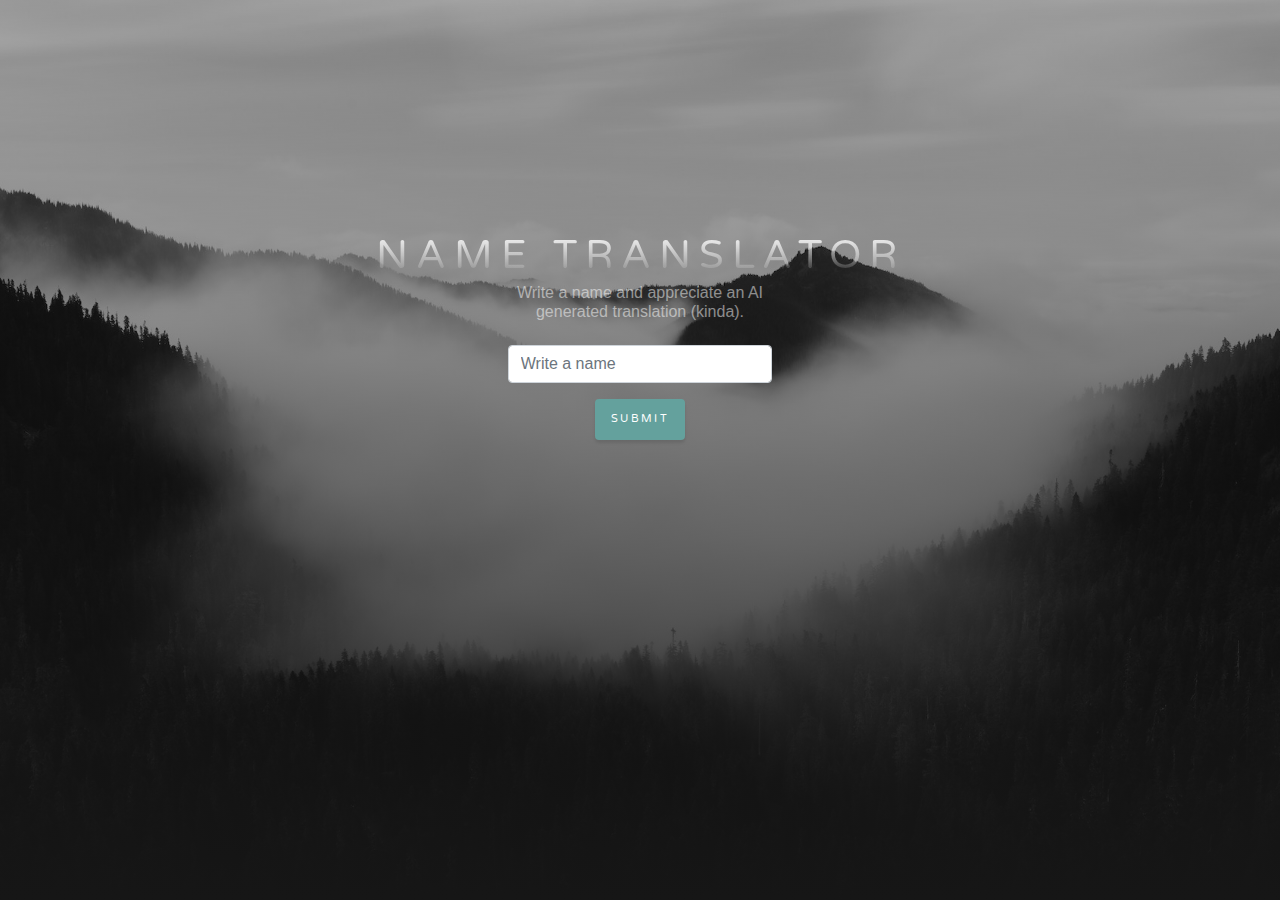
<file: bootstrap/startbootstrap-grayscale-gh-pages/custom.html>
<!DOCTYPE html>
<html lang="en">

<head>

  <meta charset="utf-8">
  <meta name="viewport" content="width=device-width, initial-scale=1, shrink-to-fit=no">
  <meta name="description" content="">
  <meta name="author" content="">

  <title>Grayscale - Start Bootstrap Theme</title>

  <!-- Bootstrap core CSS -->
  <link rel="stylesheet" href="https://stackpath.bootstrapcdn.com/bootstrap/4.3.1/css/bootstrap.min.css" integrity="sha384-ggOyR0iXCbMQv3Xipma34MD+dH/1fQ784/j6cY/iJTQUOhcWr7x9JvoRxT2MZw1T" crossorigin="anonymous">

  <!-- Custom fonts for this template -->
  <!-- <link href="vendor/fontawesome-free/css/all.min.css" rel="stylesheet"> -->
  <link href="https://fonts.googleapis.com/css?family=Varela+Round" rel="stylesheet">
  <!-- <link href="https://fonts.googleapis.com/css?family=Nunito:200,200i,300,300i,400,400i,600,600i,700,700i,800,800i,900,900i" rel="stylesheet"> -->

  <!-- Custom styles for this template -->
  <link href="css/custom.css" rel="stylesheet">

</head>

<body id="page-top">

  <!-- Navigation -->
<!--   <nav class="navbar navbar-expand-lg navbar-light fixed-top" id="mainNav">
    <div class="container">
      <a class="navbar-brand js-scroll-trigger" href="#page-top">Start Bootstrap</a>
      <button class="navbar-toggler navbar-toggler-right" type="button" data-toggle="collapse" data-target="#navbarResponsive" aria-controls="navbarResponsive" aria-expanded="false" aria-label="Toggle navigation">
        Menu
        <i class="fas fa-bars"></i>
      </button>
      <div class="collapse navbar-collapse" id="navbarResponsive">
        <ul class="navbar-nav ml-auto">
          <li class="nav-item">
            <a class="nav-link js-scroll-trigger" href="#about">About</a>
          </li>
          <li class="nav-item">
            <a class="nav-link js-scroll-trigger" href="#projects">Projects</a>
          </li>
          <li class="nav-item">
            <a class="nav-link js-scroll-trigger" href="#signup">Contact</a>
          </li>
        </ul>
      </div>
    </div>
  </nav> -->

  <!-- Header -->
  <header class="masthead">
    <div class="container d-flex h-75 align-items-center">
      <div class="mx-auto text-center">
        <h1 class="mx-auto my-0 text-uppercase">Name Translator</h1>
        <h2 class="text-white-50 mx-auto mt-2 mb-4">Write a name and appreciate an AI generated translation (kinda).</h2>
        <form>
          <div class="form-group">
            <input type="text" class='form-control center-div' placeholder="Write a name">
          </div>
          <button type="submit" class="btn btn-primary">Submit</button>
        </form>
      </div>
    </div>
  </header>

  <!-- About Section -->
 <!--  <section id="about" class="about-section text-center">
    <div class="container">
      <div class="row">
        <div class="col-lg-8 mx-auto">
          <h2 class="text-white mb-4">Built with Bootstrap 4</h2>
          <p class="text-white-50">Grayscale is a free Bootstrap theme created by Start Bootstrap. It can be yours right now, simply download the template on
            <a href="http://startbootstrap.com/template-overviews/grayscale/">the preview page</a>. The theme is open source, and you can use it for any purpose, personal or commercial.</p>
        </div>
      </div>
      <img src="img/ipad.png" class="img-fluid" alt="">
    </div>
  </section>
 -->
  <!-- Projects Section -->
<!--   <section id="projects" class="projects-section bg-light">
    <div class="container"> -->

      <!-- Featured Project Row -->
<!--       <div class="row align-items-center no-gutters mb-4 mb-lg-5">
        <div class="col-xl-8 col-lg-7">
          <img class="img-fluid mb-3 mb-lg-0" src="img/bg-masthead.jpg" alt="">
        </div>
        <div class="col-xl-4 col-lg-5">
          <div class="featured-text text-center text-lg-left">
            <h4>Shoreline</h4>
            <p class="text-black-50 mb-0">Grayscale is open source and MIT licensed. This means you can use it for any project - even commercial projects! Download it, customize it, and publish your website!</p>
          </div>
        </div>
      </div> -->

      <!-- Project One Row -->
<!--       <div class="row justify-content-center no-gutters mb-5 mb-lg-0">
        <div class="col-lg-6">
          <img class="img-fluid" src="img/demo-image-01.jpg" alt="">
        </div>
        <div class="col-lg-6">
          <div class="bg-black text-center h-100 project">
            <div class="d-flex h-100">
              <div class="project-text w-100 my-auto text-center text-lg-left">
                <h4 class="text-white">Misty</h4>
                <p class="mb-0 text-white-50">An example of where you can put an image of a project, or anything else, along with a description.</p>
                <hr class="d-none d-lg-block mb-0 ml-0">
              </div>
            </div>
          </div>
        </div>
      </div> -->

      <!-- Project Two Row -->
<!--       <div class="row justify-content-center no-gutters">
        <div class="col-lg-6">
          <img class="img-fluid" src="img/demo-image-02.jpg" alt="">
        </div>
        <div class="col-lg-6 order-lg-first">
          <div class="bg-black text-center h-100 project">
            <div class="d-flex h-100">
              <div class="project-text w-100 my-auto text-center text-lg-right">
                <h4 class="text-white">Mountains</h4>
                <p class="mb-0 text-white-50">Another example of a project with its respective description. These sections work well responsively as well, try this theme on a small screen!</p>
                <hr class="d-none d-lg-block mb-0 mr-0">
              </div>
            </div>
          </div>
        </div>
      </div> -->

<!--     </div>
  </section> -->

  <!-- Signup Section -->
 <!--  <section id="signup" class="signup-section">
    <div class="container">
      <div class="row">
        <div class="col-md-10 col-lg-8 mx-auto text-center">

          <i class="far fa-paper-plane fa-2x mb-2 text-white"></i>
          <h2 class="text-white mb-5">Subscribe to receive updates!</h2>

          <form class="form-inline d-flex">
            <input type="email" class="form-control flex-fill mr-0 mr-sm-2 mb-3 mb-sm-0" id="inputEmail" placeholder="Enter email address...">
            <button type="submit" class="btn btn-primary mx-auto">Subscribe</button>
          </form>

        </div>
      </div>
    </div>
  </section> -->

  <!-- Contact Section -->
  <!-- <section class="contact-section bg-black">
    <div class="container">

      <div class="row">

        <div class="col-md-4 mb-3 mb-md-0">
          <div class="card py-4 h-100">
            <div class="card-body text-center">
              <i class="fas fa-map-marked-alt text-primary mb-2"></i>
              <h4 class="text-uppercase m-0">Address</h4>
              <hr class="my-4">
              <div class="small text-black-50">4923 Market Street, Orlando FL</div>
            </div>
          </div>
        </div>

        <div class="col-md-4 mb-3 mb-md-0">
          <div class="card py-4 h-100">
            <div class="card-body text-center">
              <i class="fas fa-envelope text-primary mb-2"></i>
              <h4 class="text-uppercase m-0">Email</h4>
              <hr class="my-4">
              <div class="small text-black-50">
                <a href="#">hello@yourdomain.com</a>
              </div>
            </div>
          </div>
        </div>

        <div class="col-md-4 mb-3 mb-md-0">
          <div class="card py-4 h-100">
            <div class="card-body text-center">
              <i class="fas fa-mobile-alt text-primary mb-2"></i>
              <h4 class="text-uppercase m-0">Phone</h4>
              <hr class="my-4">
              <div class="small text-black-50">+1 (555) 902-8832</div>
            </div>
          </div>
        </div>
      </div>

      <div class="social d-flex justify-content-center">
        <a href="#" class="mx-2">
          <i class="fab fa-twitter"></i>
        </a>
        <a href="#" class="mx-2">
          <i class="fab fa-facebook-f"></i>
        </a>
        <a href="#" class="mx-2">
          <i class="fab fa-github"></i>
        </a>
      </div>

    </div>
  </section> -->

  <!-- Footer -->
 <!--  <footer class="bg-black small text-center text-white-50">
    <div class="container">
      Copyright &copy; Your Website 2019
    </div>
  </footer> -->

  <!-- Bootstrap core JavaScript -->
  <script src="vendor/jquery/jquery.min.js"></script>
  <script src="vendor/bootstrap/js/bootstrap.bundle.min.js"></script>

  <!-- Plugin JavaScript -->
  <!-- <script src="vendor/jquery-easing/jquery.easing.min.js"></script> -->

  <!-- Custom scripts for this template -->
  <!-- <script src="js/grayscale.min.js"></script> -->

</body>

</html>
</file>
<file: css/css-cheatsheet/css/style.css>
/*
*{
	margin:0;
	padding:0;
}
*/

body{
	background-color:#f4f4f4;
	color:#555555;

	font-family: Arial, Helvetica, sans-serif;
	font-size:16px;
	font-weight:normal;
	/* Same as above */
	font: normal 16px Arial, Helvetica, sans-serif;

	line-height:1.6em;
	margin:0;
}

a{
	text-decoration: none;
	color:#000;
}

a:hover{
	color:red;
}

a:active{
	color:green;
}

a:visited{
	
}

.container{
	width:80%;
	margin:auto;
}

.button{
	background-color:#333;
	color:#fff;
	padding:10px 15px;
	border:none;
}

.button:hover{
	background:red;
	color:#fff;
}

.clr{
	clear:both;
}

.box-1{
	background-color:#333;
	color:#fff;

	border-right:5px red solid;
	border-left:5px red solid;
	border-top:5px red solid;
	border-bottom:5px red solid;
	border-width:3px;
	border-bottom-width:10px;
	border-top-style:dotted;

	border: 5px red solid;

	padding-top:20px;
	padding-bottom:20px;
	padding-right:20px;
	padding-left:20px;

	/* Same as above */
	padding:20px;

	margin-top:20px;
	margin:20px 0;
}

.box-1 h1{
	font-family:Tahoma;
	font-weight:800;
	font-style:italic;
	text-decoration:underline;
	text-transform:uppercase;
	letter-spacing: 0.2em;
	word-spacing: 1em;
}

.box-2{
	border:3px dotted #ccc;
	padding:20px;
	margin:20px 0;
}

.categories{
	border:1px #ccc solid;
	padding:10px;
	border-radius:15px;
}

.categories h2{
	text-align:center;
}

.categories ul{
	padding:0;
	padding-left:20px;
	list-style:square;
	list-style:none;
}

.categories li{
	padding-bottom:6px;
	border-bottom:dotted 1px #333;
	list-style-image: url('../images/check.png');
}

.my-form{
	padding:20px;
}

.my-form .form-group{
	padding-bottom:15px;
}

.my-form label{
	display:block;
}

.my-form input[type="text"], .my-form textarea{
	padding:8px;
	width:100%;
}

.block{
	float:left;
	width:33.3%;
	border:1px solid #ccc;
	padding:10px;
	box-sizing:border-box;
}

#main-block{
	float:left;
	width:70%;
	padding:15px;
	box-sizing: border-box;
}

#sidebar{
	float:right;
	width:30%;
	background-color:#333;
	color:#fff;
	padding:15px;
	box-sizing: border-box;
}

.p-box{
	width:800px;
	height:500px;
	border:1px solid #000;
	margin-top:30px;
	position:relative;
	background-image:url('../images/bgimage.jpg');
	background-repeat: no-repeat;
	background-position:100px 200px;
	background-position:center top;
}

.p-box h1{
	position:absolute;
	top:100px;
	left:200px;
}

.p-box h2{
	position:absolute;
	bottom:40px;
	right:100px;
}

.fix-me{
	position:fixed;
	top:400px;
}

.my-list li:first-child{
	background: red;
}

.my-list li:last-child{
	background: blue;
}

.my-list li:nth-child(5){
	background: yellow;
}

.my-list li:nth-child(even){
	background: grey;
}
</file>
<file: css/my-website/css/style.css>
body{
	background-color:#f4f4f4;
	color:#555;
	font-family:Arial, Helvetica, sans-serif;
	font-size:16px;
	line-height:1.6em;
	margin:0;
}

.container{
	width:80%;
	margin:auto;
	overflow:hidden;
}

#main-header{
	background-color:coral;
	color:#fff;
}

#navbar{
	background-color:#333;
	color:#fff;
}

#navbar ul{
	padding:0;
	list-style: none;
}

#navbar li{
	display:inline;
}

#navbar a{
	color:#fff;
	text-decoration: none;
	font-size:18px;
	padding-right:15px;
}

#showcase{
	background-image:url('../images/showcase.jpg');
	background-position:center right;
	min-height:300px;
	margin-bottom:30px;
	text-align: center;
}

#showcase h1{
	color:#fff;
	font-size:50px;
	line-height: 1.6em;
	padding-top:30px;
}

#main{
	float:left;
	width:70%;
	padding:0 30px;
	box-sizing: border-box;
}

#sidebar{
	float:right;
	width:30%;
	background: #333;
	color:#fff;
	padding:10px;
	box-sizing: border-box;
}

#main-footer{
	background: #333;
	color:#fff;
	text-align: center;
	padding:20px;
	margin-top:40px;
}

@media(max-width:600px){
	#main{
		width:100%;
		float:none;
	}

	#sidebar{
		width:100%;
		float:none;
	}
}
</file>
<file: css/small-project/css/main.css>
:root { --light-gray:#f4f4f4; 

}

body{
	font-family: Verdana;
	font-size:16px;
	background-color:var(--light-gray);
}

.button{
	/*background-size: 20px;*/
	width: 70px;
	height: 30px;
	border:3px lightblue solid;
	border-radius: 15px;
}

.button:hover{
	background-color: lightgray;
	color:white;
}

.my-form{
	background-color:#ccc; 
	margin:20px;
}

.form-group label{
	display:block;
	padding:6px;
}

.form-group input,textarea{
	padding:6px;
	width:100%;
	box-sizing : border-box;
}

.container-center{
	text-align: center;
	margin: 20px;

}

.box-image{
	background-color:green;
	border:5px black solid;
	display: inline-block;
	margin:auto;
}

.container{
	background-color:#e5e5e5;
	padding:6px;
	border:5px black solid;
}

.greeting-container{
	width:50%;
	margin:auto;
}
</file>
<file: bootstrap/name-translator/css/custom.css>
.masthead {
  position: relative;
  width: 100%;
  height: auto;
  min-height: 35rem;
  padding: 15rem 0;
  background: linear-gradient(to bottom, rgba(22, 22, 22, 0.3) 0%, rgba(22, 22, 22, 0.7) 75%, #161616 100%), url("../img/bg-masthead.jpg");
  background-position: center;
  background-repeat: no-repeat;
  background-attachment: scroll;
  background-size: cover;
}

.masthead h1 {
  font-family: 'Varela Round';
  font-size: 2.5rem;
  line-height: 2.5rem;
  letter-spacing: 0.5rem;
  background: -webkit-linear-gradient(rgba(255, 255, 255, 0.9), rgba(255, 255, 255, 0));
  -webkit-text-fill-color: transparent;
  -webkit-background-clip: text;
}

.masthead h2 {
  max-width: 20rem;
  font-size: 1rem;
}

.masthead {
    height: 100vh;
    padding: 0;
  }

  .center-div{
    margin: 0 auto;
    width:50%; /* value of your choice which suits your alignment */
}

/*
@media (min-width: 768px) {
  .masthead h1 {
    font-size: 4rem;
    line-height: 4rem;
  }
}

/*@media (min-width: 992px) {
  .masthead {
    height: 100vh;
    padding: 0;
  }
  .masthead h1 {
    font-size: 6.5rem;
    line-height: 6.5rem;
    letter-spacing: 0.8rem;
  }
  .masthead h2 {
    max-width: 30rem;
    font-size: 1.25rem;
  }
}*/

.btn {
  box-shadow: 0 0.1875rem 0.1875rem 0 rgba(0, 0, 0, 0.1);
  padding: 0.75rem 1rem;
  font-family: 'Varela Round';
  font-size: 70%;
  text-transform: uppercase;
  letter-spacing: .15rem;
  border: 0;
}

.btn-primary {
  background-color: #64a19d;
}

.btn-primary:hover {
  background-color: #4f837f;
}

.btn-primary:focus {
  background-color: #4f837f;
  color: white;
}

.btn-primary:active {
  background-color: #467370 !important;
}
</file>
<file: bootstrap/startbootstrap-grayscale-gh-pages/css/custom.css>
.masthead {
  position: relative;
  width: 100%;
  height: auto;
  min-height: 35rem;
  padding: 15rem 0;
  background: linear-gradient(to bottom, rgba(22, 22, 22, 0.3) 0%, rgba(22, 22, 22, 0.7) 75%, #161616 100%), url("../img/bg-masthead.jpg");
  background-position: center;
  background-repeat: no-repeat;
  background-attachment: scroll;
  background-size: cover;
}

.masthead h1 {
  font-family: 'Varela Round';
  font-size: 2.5rem;
  line-height: 2.5rem;
  letter-spacing: 0.5rem;
  background: -webkit-linear-gradient(rgba(255, 255, 255, 0.9), rgba(255, 255, 255, 0));
  -webkit-text-fill-color: transparent;
  -webkit-background-clip: text;
}

.masthead h2 {
  max-width: 20rem;
  font-size: 1rem;
}

.masthead {
    height: 100vh;
    padding: 0;
  }

  .center-div{
    margin: 0 auto;
    width:50%; /* value of your choice which suits your alignment */
}

/*
@media (min-width: 768px) {
  .masthead h1 {
    font-size: 4rem;
    line-height: 4rem;
  }
}

/*@media (min-width: 992px) {
  .masthead {
    height: 100vh;
    padding: 0;
  }
  .masthead h1 {
    font-size: 6.5rem;
    line-height: 6.5rem;
    letter-spacing: 0.8rem;
  }
  .masthead h2 {
    max-width: 30rem;
    font-size: 1.25rem;
  }
}*/

.btn {
  box-shadow: 0 0.1875rem 0.1875rem 0 rgba(0, 0, 0, 0.1);
  padding: 0.75rem 1rem;
  font-family: 'Varela Round';
  font-size: 70%;
  text-transform: uppercase;
  letter-spacing: .15rem;
  border: 0;
}

.btn-primary {
  background-color: #64a19d;
}

.btn-primary:hover {
  background-color: #4f837f;
}

.btn-primary:focus {
  background-color: #4f837f;
  color: white;
}

.btn-primary:active {
  background-color: #467370 !important;
}
</file>
<file: bootstrap/startbootstrap-grayscale-gh-pages/css/grayscale.min.css>
/*!
 * Start Bootstrap - Grayscale v5.0.9 (https://startbootstrap.com/template-overviews/grayscale)
 * Copyright 2013-2019 Start Bootstrap
 * Licensed under MIT (https://github.com/BlackrockDigital/startbootstrap-grayscale/blob/master/LICENSE)
 */#mainNav{min-height:56px;background-color:#fff}#mainNav .navbar-toggler{font-size:80%;padding:.75rem;color:#64a19d;border:1px solid #64a19d}#mainNav .navbar-toggler:focus{outline:0}#mainNav .navbar-brand{color:#161616;font-weight:700;padding:.9rem 0}#mainNav .navbar-nav .nav-item:hover{color:fade(white,80%);outline:0;background-color:transparent}#mainNav .navbar-nav .nav-item:active,#mainNav .navbar-nav .nav-item:focus{outline:0;background-color:transparent}@media (min-width:992px){#mainNav{padding-top:0;padding-bottom:0;border-bottom:none;background-color:transparent;transition:background-color .3s ease-in-out}#mainNav .navbar-brand{padding:.5rem 0;color:rgba(255,255,255,.5)}#mainNav .nav-link{transition:none;padding:2rem 1.5rem;color:rgba(255,255,255,.5)}#mainNav .nav-link:hover{color:rgba(255,255,255,.75)}#mainNav .nav-link:active{color:#fff}#mainNav.navbar-shrink{background-color:#fff}#mainNav.navbar-shrink .navbar-brand{color:#161616}#mainNav.navbar-shrink .nav-link{color:#161616;padding:1.5rem 1.5rem 1.25rem;border-bottom:.25rem solid transparent}#mainNav.navbar-shrink .nav-link:hover{color:#64a19d}#mainNav.navbar-shrink .nav-link:active{color:#467370}#mainNav.navbar-shrink .nav-link.active{color:#64a19d;outline:0;border-bottom:.25rem solid #64a19d}}.masthead{position:relative;width:100%;height:auto;min-height:35rem;padding:15rem 0;background:linear-gradient(to bottom,rgba(22,22,22,.3) 0,rgba(22,22,22,.7) 75%,#161616 100%),url(../img/bg-masthead.jpg);background-position:center;background-repeat:no-repeat;background-attachment:scroll;background-size:cover}.masthead h1{font-family:'Varela Round';font-size:2.5rem;line-height:2.5rem;letter-spacing:.8rem;background:-webkit-linear-gradient(rgba(255,255,255,.9),rgba(255,255,255,0));-webkit-text-fill-color:transparent;-webkit-background-clip:text}.masthead h2{max-width:20rem;font-size:1rem}@media (min-width:768px){.masthead h1{font-size:4rem;line-height:4rem}}@media (min-width:992px){.masthead{height:100vh;padding:0}.masthead h1{font-size:6.5rem;line-height:6.5rem;letter-spacing:.8rem}.masthead h2{max-width:30rem;font-size:1.25rem}}.btn{box-shadow:0 .1875rem .1875rem 0 rgba(0,0,0,.1)!important;padding:1.25rem 2rem;font-family:'Varela Round';font-size:80%;text-transform:uppercase;letter-spacing:.15rem;border:0}.btn-primary{background-color:#64a19d}.btn-primary:hover{background-color:#4f837f}.btn-primary:focus{background-color:#4f837f;color:#fff}.btn-primary:active{background-color:#467370!important}.about-section{padding-top:10rem;background:linear-gradient(to bottom,#161616 0,rgba(22,22,22,.9) 75%,rgba(22,22,22,.8) 100%)}.about-section p{margin-bottom:5rem}.projects-section{padding:10rem 0}.projects-section .featured-text{padding:2rem}@media (min-width:992px){.projects-section .featured-text{padding:0 0 0 2rem;border-left:.5rem solid #64a19d}}.projects-section .project-text{padding:3rem;font-size:90%}@media (min-width:992px){.projects-section .project-text{padding:5rem}.projects-section .project-text hr{border-color:#64a19d;border-width:.25rem;width:30%}}.signup-section{padding:10rem 0;background:linear-gradient(to bottom,rgba(22,22,22,.1) 0,rgba(22,22,22,.5) 75%,#161616 100%),url(../img/bg-signup.jpg);background-position:center;background-repeat:no-repeat;background-attachment:scroll;background-size:cover}.signup-section .form-inline input{box-shadow:0 .1875rem .1875rem 0 rgba(0,0,0,.1)!important;padding:1.25rem 2rem;height:auto;font-family:'Varela Round';font-size:80%;text-transform:uppercase;letter-spacing:.15rem;border:0}.contact-section{padding:5rem 0 0}.contact-section .card{border:0;border-bottom:.25rem solid #64a19d}.contact-section .card h4{font-size:.8rem;font-family:'Varela Round';text-transform:uppercase;letter-spacing:.15rem}.contact-section .card hr{border-color:#64a19d;border-width:.25rem;width:3rem}.contact-section .social{margin-top:5rem}.contact-section .social a{text-align:center;height:3rem;width:3rem;background:rgba(255,255,255,.1);border-radius:100%;line-height:3rem;color:rgba(255,255,255,.3)}.contact-section .social a:hover{color:rgba(255,255,255,.5)}.contact-section .social a:active{color:#fff}body{font-family:Nunito;letter-spacing:.0625em}a{color:#64a19d}a:focus,a:hover{text-decoration:none;color:#3c6360}.bg-black{background-color:#161616!important}.bg-primary{background-color:#64a19d!important}.text-primary{color:#64a19d!important}footer{padding:5rem 0}
</file>
